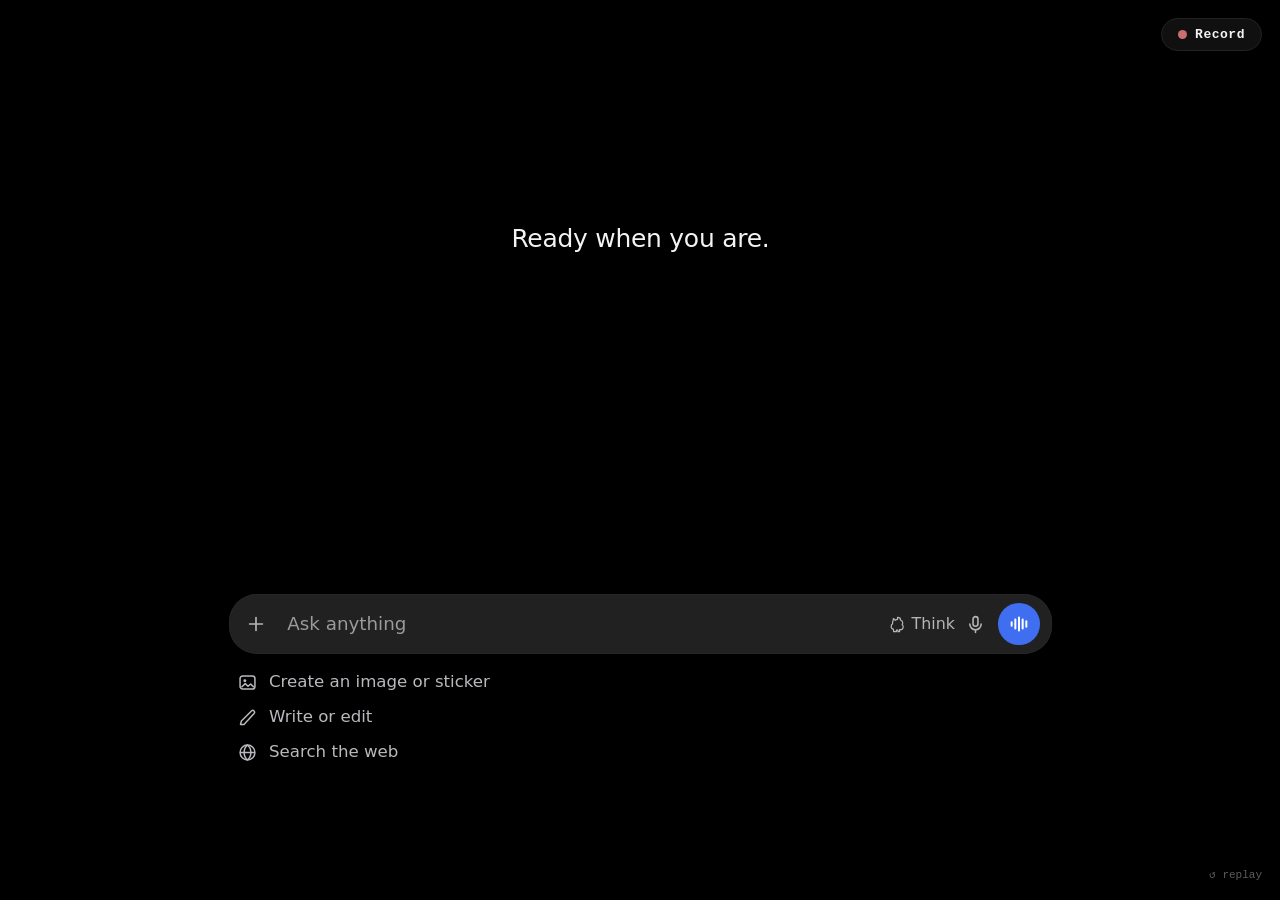
<file: index.html>
<!doctype html>
<html lang="en">
<head>
<meta charset="utf-8"/>
<meta name="viewport" content="width=device-width, initial-scale=1"/>
<title>superbot · yes man</title>
<link rel="stylesheet" href="style.css"/>
</head>
<body>
  <main class="stage" aria-label="the pitch: a chatgpt-like home screen — the user pastes carbkiller.com as plain text, types 'Does my website look good?' and hits enter; the llm gushes its opener and then a glazing tirade that keeps accelerating without end; the cards cut in: LLMs are made to agree with you — AND YOU LIKE THAT? — straight to the superbot.gg end card">

    <div class="chatui" id="chatui">
      <!-- the idle heading (fades once the conversation starts) -->
      <div class="gpt-head" id="gptHead">Ready when you are.</div>

      <!-- the message tail above the bar: the user bubble + the streaming
           response. The punch-ins target this block. -->
      <div class="msg-area" id="msgArea">
        <div class="msg msg-user" id="msgUser"></div>
        <div class="typing-indicator" id="typingDots" aria-hidden="true"><i></i><i></i><i></i></div>
        <div class="msg msg-ai" id="msgAi"></div>
      </div>

      <!-- the zoomed chat bar itself: + / Ask anything / Think / mic / the
           blue voice-send button (the referent's own anatomy). The link is
           plain text — verified 1:1 against chatgpt.com (2026-09-03): a
           pasted URL never becomes a chip, it just types into the bar. -->
      <div class="input-pill" id="pill">
        <svg class="plus-ic" id="plusIc" viewBox="0 0 24 24" aria-hidden="true">
          <path d="M12 5v14M5 12h14" stroke="currentColor" stroke-width="1.8" stroke-linecap="round"/>
        </svg>
        <span class="cmd-glow" id="inputChip"></span><span class="input-text" id="inputText"></span>
        <span class="placeholder" id="placeholder">Ask anything</span>
        <span class="caret" id="caret"></span>
        <span class="think-chip" aria-hidden="true">
          <svg viewBox="0 0 24 24" width="22" height="22" aria-hidden="true">
            <path d="M12 3c2.8 0 4 1.9 4 3.6 1.5.3 2.6 1.6 2.6 3.2 0 .8-.3 1.6-.8 2.1.9.7 1.4 1.7 1.4 2.8 0 2-1.7 3.8-4 3.8h-.6V21h-2v-2h-2v2H7v-2.8C5.2 17.7 4 16.2 4 14.4c0-1.4.7-2.6 1.8-3.3C4.9 7.7 7.8 6.4 6.6 4.6 7.8 5 8.6 5.8 9 6.8 9.8 6 10.8 5.6 12 5.6z" fill="none" stroke="currentColor" stroke-width="1.5" stroke-linejoin="round"/>
          </svg>
          Think
        </span>
        <svg class="mic-ic" viewBox="0 0 24 24" aria-hidden="true">
          <rect x="9.2" y="3" width="5.6" height="11" rx="2.8" fill="none" stroke="currentColor" stroke-width="1.8"/>
          <path d="M5.5 11.5a6.5 6.5 0 0 0 13 0M12 18v3.2" fill="none" stroke="currentColor" stroke-width="1.8" stroke-linecap="round"/>
        </svg>
        <span class="voice-btn" id="voiceBtn" aria-hidden="true">
          <svg viewBox="0 0 24 24" width="22" height="22" aria-hidden="true">
            <path d="M4 10v4M8 7v10M12 5v14M16 7v10M20 9v6" stroke="#fff" stroke-width="2.2" stroke-linecap="round"/>
          </svg>
        </span>
      </div>

      <!-- the three suggestion rows under the bar (they leave once the
           conversation starts) -->
      <div class="suggestions" id="suggestions">
        <div class="sug">
          <svg viewBox="0 0 24 24" aria-hidden="true"><rect x="3.5" y="4.5" width="17" height="15" rx="3" fill="none" stroke="currentColor" stroke-width="1.7"/><circle cx="9" cy="10" r="1.7" fill="currentColor"/><path d="M5 17.5l4.4-4.2 3.2 3 3-2.6 3.6 3.6" fill="none" stroke="currentColor" stroke-width="1.7" stroke-linejoin="round"/></svg>
          Create an image or sticker
        </div>
        <div class="sug">
          <svg viewBox="0 0 24 24" aria-hidden="true"><path d="M4 20l1-4L16.5 4.5a2.1 2.1 0 013 3L8 20l-4 0z" fill="none" stroke="currentColor" stroke-width="1.7" stroke-linejoin="round"/></svg>
          Write or edit
        </div>
        <div class="sug">
          <svg viewBox="0 0 24 24" aria-hidden="true"><circle cx="12" cy="12" r="8.5" fill="none" stroke="currentColor" stroke-width="1.7"/><path d="M3.5 12h17M12 3.5c2.6 2.3 3.9 5.2 3.9 8.5s-1.3 6.2-3.9 8.5c-2.6-2.3-3.9-5.2-3.9-8.5s1.3-6.2 3.9-8.5z" fill="none" stroke="currentColor" stroke-width="1.7"/></svg>
          Search the web
        </div>
      </div>
    </div>

    <!-- the punch cards, one at a time: LLMs are made to agree with you /
         AND YOU LIKE THAT? -->
    <div class="simple" id="simple" aria-hidden="true"></div>

    <!-- the end card: the superbot mascot beside the superbot.gg wordmark -->
    <div class="endcard" id="endcard" aria-hidden="true" style="display:none">
      <pre class="endcard-bot" id="endBot"></pre>
      <div class="endcard-word" id="endWord">superbot<em>.gg</em></div>
    </div>

    <div class="veil" id="veil" aria-hidden="true"></div>
  </main>
  <div class="hint" id="hint">↺ replay</div>

  <!-- the recorder: outside .stage so it never appears in the take -->
  <button class="rec-btn" id="recordBtn" type="button" aria-label="record the animation">
    <span class="rec-dot"></span><span id="recordLabel">Record</span>
  </button>
  <div class="rec-hud" id="recHud" aria-hidden="true"><span class="rec-dot"></span><span id="recTime">0:00</span></div>

  <script src="recorder.js"></script>
  <script type="module" src="timeline.js"></script>
</body>
</html>
</file>
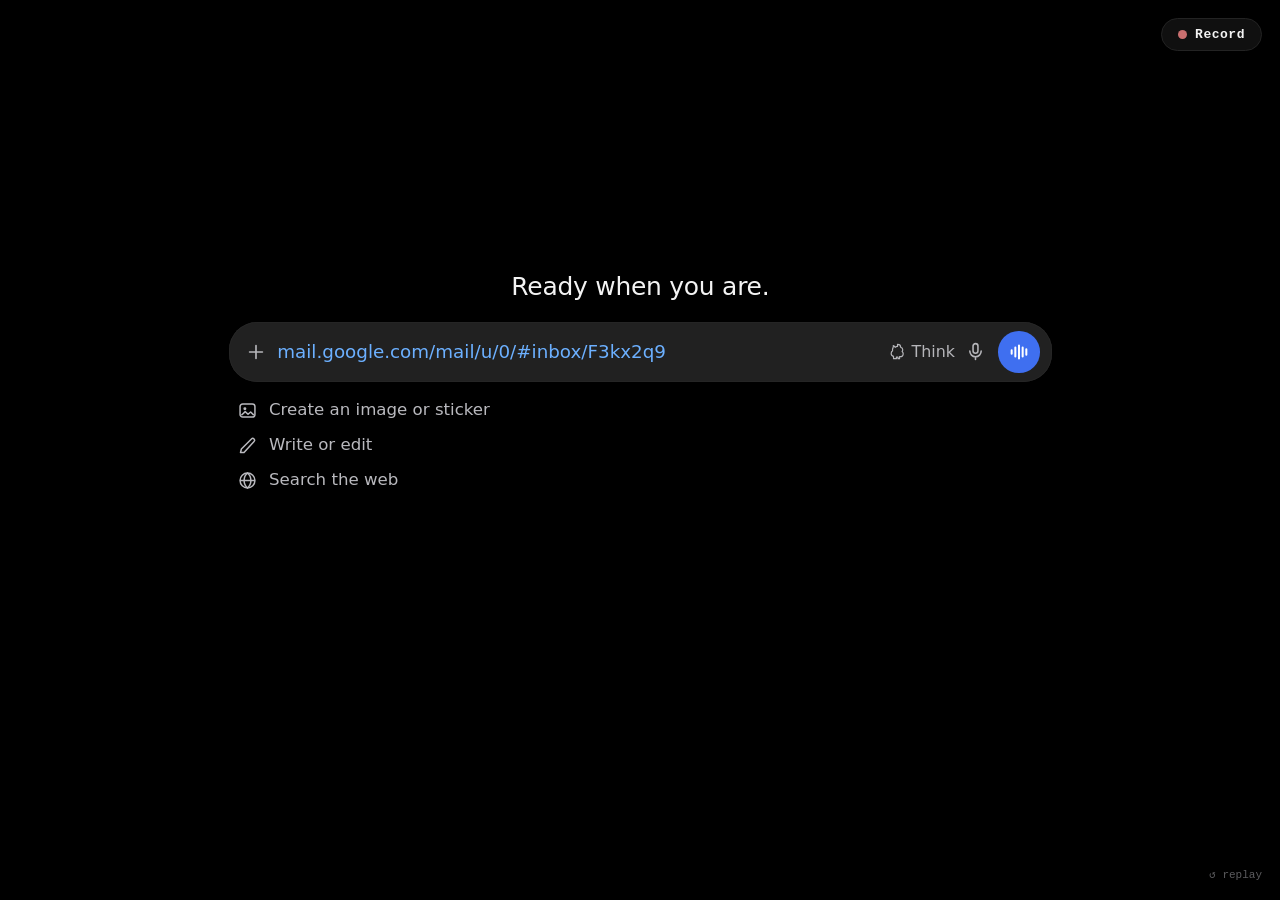
<file: email.html>
<!doctype html>
<html lang="en">
<head>
<meta charset="utf-8"/>
<meta name="viewport" content="width=device-width, initial-scale=1"/>
<title>superbot · yes man · email</title>
<link rel="stylesheet" href="style.css"/>
</head>
<body>
  <main class="stage" aria-label="the pitch: a chatgpt-like home screen — the user pastes carbkiller.com as plain text, types 'Does my website look good?' and hits enter; the llm gushes its opener and then a glazing tirade that keeps accelerating without end; the cards cut in: LLMs are made to agree with you — AND YOU LIKE THAT? — straight to the superbot.gg end card">

    <div class="chatui" id="chatui">
      <!-- the idle heading (fades once the conversation starts) -->
      <div class="gpt-head" id="gptHead">Ready when you are.</div>

      <!-- the message tail above the bar: the user bubble + the streaming
           response. The punch-ins target this block. -->
      <div class="msg-area" id="msgArea">
        <div class="msg msg-user" id="msgUser"></div>
        <div class="typing-indicator" id="typingDots" aria-hidden="true"><i></i><i></i><i></i></div>
        <div class="msg msg-ai" id="msgAi"></div>
      </div>

      <!-- the zoomed chat bar itself: + / Ask anything / Think / mic / the
           blue voice-send button (the referent's own anatomy). The link is
           plain text — verified 1:1 against chatgpt.com (2026-09-03): a
           pasted URL never becomes a chip, it just types into the bar. -->
      <div class="input-pill" id="pill">
        <svg class="plus-ic" id="plusIc" viewBox="0 0 24 24" aria-hidden="true">
          <path d="M12 5v14M5 12h14" stroke="currentColor" stroke-width="1.8" stroke-linecap="round"/>
        </svg>
        <span class="cmd-glow" id="inputChip"></span><span class="input-text" id="inputText"></span>
        <span class="placeholder" id="placeholder">Ask anything</span>
        <span class="caret" id="caret"></span>
        <span class="think-chip" aria-hidden="true">
          <svg viewBox="0 0 24 24" width="22" height="22" aria-hidden="true">
            <path d="M12 3c2.8 0 4 1.9 4 3.6 1.5.3 2.6 1.6 2.6 3.2 0 .8-.3 1.6-.8 2.1.9.7 1.4 1.7 1.4 2.8 0 2-1.7 3.8-4 3.8h-.6V21h-2v-2h-2v2H7v-2.8C5.2 17.7 4 16.2 4 14.4c0-1.4.7-2.6 1.8-3.3C4.9 7.7 7.8 6.4 6.6 4.6 7.8 5 8.6 5.8 9 6.8 9.8 6 10.8 5.6 12 5.6z" fill="none" stroke="currentColor" stroke-width="1.5" stroke-linejoin="round"/>
          </svg>
          Think
        </span>
        <svg class="mic-ic" viewBox="0 0 24 24" aria-hidden="true">
          <rect x="9.2" y="3" width="5.6" height="11" rx="2.8" fill="none" stroke="currentColor" stroke-width="1.8"/>
          <path d="M5.5 11.5a6.5 6.5 0 0 0 13 0M12 18v3.2" fill="none" stroke="currentColor" stroke-width="1.8" stroke-linecap="round"/>
        </svg>
        <span class="voice-btn" id="voiceBtn" aria-hidden="true">
          <svg viewBox="0 0 24 24" width="22" height="22" aria-hidden="true">
            <path d="M4 10v4M8 7v10M12 5v14M16 7v10M20 9v6" stroke="#fff" stroke-width="2.2" stroke-linecap="round"/>
          </svg>
        </span>
      </div>

      <!-- the three suggestion rows under the bar (they leave once the
           conversation starts) -->
      <div class="suggestions" id="suggestions">
        <div class="sug">
          <svg viewBox="0 0 24 24" aria-hidden="true"><rect x="3.5" y="4.5" width="17" height="15" rx="3" fill="none" stroke="currentColor" stroke-width="1.7"/><circle cx="9" cy="10" r="1.7" fill="currentColor"/><path d="M5 17.5l4.4-4.2 3.2 3 3-2.6 3.6 3.6" fill="none" stroke="currentColor" stroke-width="1.7" stroke-linejoin="round"/></svg>
          Create an image or sticker
        </div>
        <div class="sug">
          <svg viewBox="0 0 24 24" aria-hidden="true"><path d="M4 20l1-4L16.5 4.5a2.1 2.1 0 013 3L8 20l-4 0z" fill="none" stroke="currentColor" stroke-width="1.7" stroke-linejoin="round"/></svg>
          Write or edit
        </div>
        <div class="sug">
          <svg viewBox="0 0 24 24" aria-hidden="true"><circle cx="12" cy="12" r="8.5" fill="none" stroke="currentColor" stroke-width="1.7"/><path d="M3.5 12h17M12 3.5c2.6 2.3 3.9 5.2 3.9 8.5s-1.3 6.2-3.9 8.5c-2.6-2.3-3.9-5.2-3.9-8.5s1.3-6.2 3.9-8.5z" fill="none" stroke="currentColor" stroke-width="1.7"/></svg>
          Search the web
        </div>
      </div>
    </div>

    <!-- the punch cards, one at a time: LLMs are made to agree with you /
         AND YOU LIKE THAT? -->
    <div class="simple" id="simple" aria-hidden="true"></div>

    <!-- the end card: the superbot mascot beside the superbot.gg wordmark -->
    <div class="endcard" id="endcard" aria-hidden="true" style="display:none">
      <pre class="endcard-bot" id="endBot"></pre>
      <div class="endcard-word" id="endWord">superbot<em>.gg</em></div>
      <div class="endcard-tag" id="endTag" aria-hidden="true"></div>
    </div>

    <div class="veil" id="veil" aria-hidden="true"></div>
  </main>
  <div class="hint" id="hint">↺ replay</div>

  <!-- the recorder: outside .stage so it never appears in the take -->
  <button class="rec-btn" id="recordBtn" type="button" aria-label="record the animation">
    <span class="rec-dot"></span><span id="recordLabel">Record</span>
  </button>
  <div class="rec-hud" id="recHud" aria-hidden="true"><span class="rec-dot"></span><span id="recTime">0:00</span></div>

  <script src="recorder.js"></script>
  <script>window.VARIANT = 'email';</script>
  <script type="module" src="timeline.js"></script>
</body>
</html>
</file>
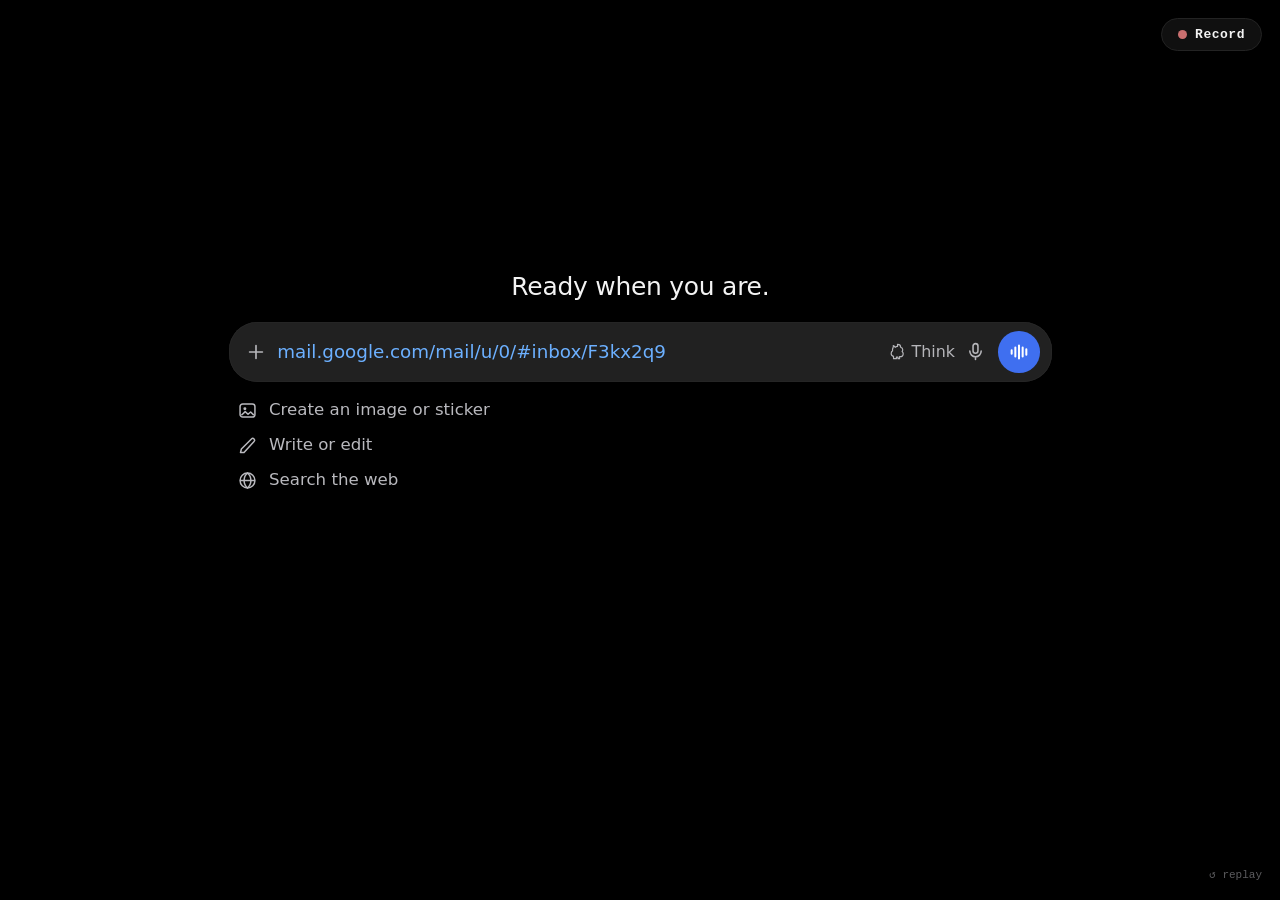
<file: emailpros.html>
<!doctype html>
<html lang="en">
<head>
<meta charset="utf-8"/>
<meta name="viewport" content="width=device-width, initial-scale=1"/>
<title>superbot · yes man · emailpros</title>
<link rel="stylesheet" href="style.css"/>
</head>
<body>
  <main class="stage" aria-label="the pitch: a chatgpt-like home screen — the user pastes carbkiller.com as plain text, types 'Does my website look good?' and hits enter; the llm gushes its opener and then a glazing tirade that keeps accelerating without end; the cards cut in: LLMs are made to agree with you — AND YOU LIKE THAT? — straight to the superbot.gg end card">

    <div class="chatui" id="chatui">
      <!-- the idle heading (fades once the conversation starts) -->
      <div class="gpt-head" id="gptHead">Ready when you are.</div>

      <!-- the message tail above the bar: the user bubble + the streaming
           response. The punch-ins target this block. -->
      <div class="msg-area" id="msgArea">
        <div class="msg msg-user" id="msgUser"></div>
        <div class="typing-indicator" id="typingDots" aria-hidden="true"><i></i><i></i><i></i></div>
        <div class="msg msg-ai" id="msgAi"></div>
      </div>

      <!-- the zoomed chat bar itself: + / Ask anything / Think / mic / the
           blue voice-send button (the referent's own anatomy). The link is
           plain text — verified 1:1 against chatgpt.com (2026-09-03): a
           pasted URL never becomes a chip, it just types into the bar. -->
      <div class="input-pill" id="pill">
        <svg class="plus-ic" id="plusIc" viewBox="0 0 24 24" aria-hidden="true">
          <path d="M12 5v14M5 12h14" stroke="currentColor" stroke-width="1.8" stroke-linecap="round"/>
        </svg>
        <span class="cmd-glow" id="inputChip"></span><span class="input-text" id="inputText"></span>
        <span class="placeholder" id="placeholder">Ask anything</span>
        <span class="caret" id="caret"></span>
        <span class="think-chip" aria-hidden="true">
          <svg viewBox="0 0 24 24" width="22" height="22" aria-hidden="true">
            <path d="M12 3c2.8 0 4 1.9 4 3.6 1.5.3 2.6 1.6 2.6 3.2 0 .8-.3 1.6-.8 2.1.9.7 1.4 1.7 1.4 2.8 0 2-1.7 3.8-4 3.8h-.6V21h-2v-2h-2v2H7v-2.8C5.2 17.7 4 16.2 4 14.4c0-1.4.7-2.6 1.8-3.3C4.9 7.7 7.8 6.4 6.6 4.6 7.8 5 8.6 5.8 9 6.8 9.8 6 10.8 5.6 12 5.6z" fill="none" stroke="currentColor" stroke-width="1.5" stroke-linejoin="round"/>
          </svg>
          Think
        </span>
        <svg class="mic-ic" viewBox="0 0 24 24" aria-hidden="true">
          <rect x="9.2" y="3" width="5.6" height="11" rx="2.8" fill="none" stroke="currentColor" stroke-width="1.8"/>
          <path d="M5.5 11.5a6.5 6.5 0 0 0 13 0M12 18v3.2" fill="none" stroke="currentColor" stroke-width="1.8" stroke-linecap="round"/>
        </svg>
        <span class="voice-btn" id="voiceBtn" aria-hidden="true">
          <svg viewBox="0 0 24 24" width="22" height="22" aria-hidden="true">
            <path d="M4 10v4M8 7v10M12 5v14M16 7v10M20 9v6" stroke="#fff" stroke-width="2.2" stroke-linecap="round"/>
          </svg>
        </span>
      </div>

      <!-- the three suggestion rows under the bar (they leave once the
           conversation starts) -->
      <div class="suggestions" id="suggestions">
        <div class="sug">
          <svg viewBox="0 0 24 24" aria-hidden="true"><rect x="3.5" y="4.5" width="17" height="15" rx="3" fill="none" stroke="currentColor" stroke-width="1.7"/><circle cx="9" cy="10" r="1.7" fill="currentColor"/><path d="M5 17.5l4.4-4.2 3.2 3 3-2.6 3.6 3.6" fill="none" stroke="currentColor" stroke-width="1.7" stroke-linejoin="round"/></svg>
          Create an image or sticker
        </div>
        <div class="sug">
          <svg viewBox="0 0 24 24" aria-hidden="true"><path d="M4 20l1-4L16.5 4.5a2.1 2.1 0 013 3L8 20l-4 0z" fill="none" stroke="currentColor" stroke-width="1.7" stroke-linejoin="round"/></svg>
          Write or edit
        </div>
        <div class="sug">
          <svg viewBox="0 0 24 24" aria-hidden="true"><circle cx="12" cy="12" r="8.5" fill="none" stroke="currentColor" stroke-width="1.7"/><path d="M3.5 12h17M12 3.5c2.6 2.3 3.9 5.2 3.9 8.5s-1.3 6.2-3.9 8.5c-2.6-2.3-3.9-5.2-3.9-8.5s1.3-6.2 3.9-8.5z" fill="none" stroke="currentColor" stroke-width="1.7"/></svg>
          Search the web
        </div>
      </div>
    </div>

    <!-- the punch cards, one at a time: LLMs are made to agree with you /
         AND YOU LIKE THAT? -->
    <div class="simple" id="simple" aria-hidden="true"></div>

    <!-- the end card: the superbot mascot beside the superbot.gg wordmark -->
    <div class="endcard" id="endcard" aria-hidden="true" style="display:none">
      <pre class="endcard-bot" id="endBot"></pre>
      <div class="endcard-word" id="endWord">superbot<em>.gg</em></div>
      <div class="endcard-tag" id="endTag" aria-hidden="true"></div>
    </div>

    <div class="veil" id="veil" aria-hidden="true"></div>
  </main>
  <div class="hint" id="hint">↺ replay</div>

  <!-- the recorder: outside .stage so it never appears in the take -->
  <button class="rec-btn" id="recordBtn" type="button" aria-label="record the animation">
    <span class="rec-dot"></span><span id="recordLabel">Record</span>
  </button>
  <div class="rec-hud" id="recHud" aria-hidden="true"><span class="rec-dot"></span><span id="recTime">0:00</span></div>

  <script src="recorder.js"></script>
  <script>window.VARIANT = 'emailpros';</script>
  <script type="module" src="timeline.js"></script>
</body>
</html>
</file>
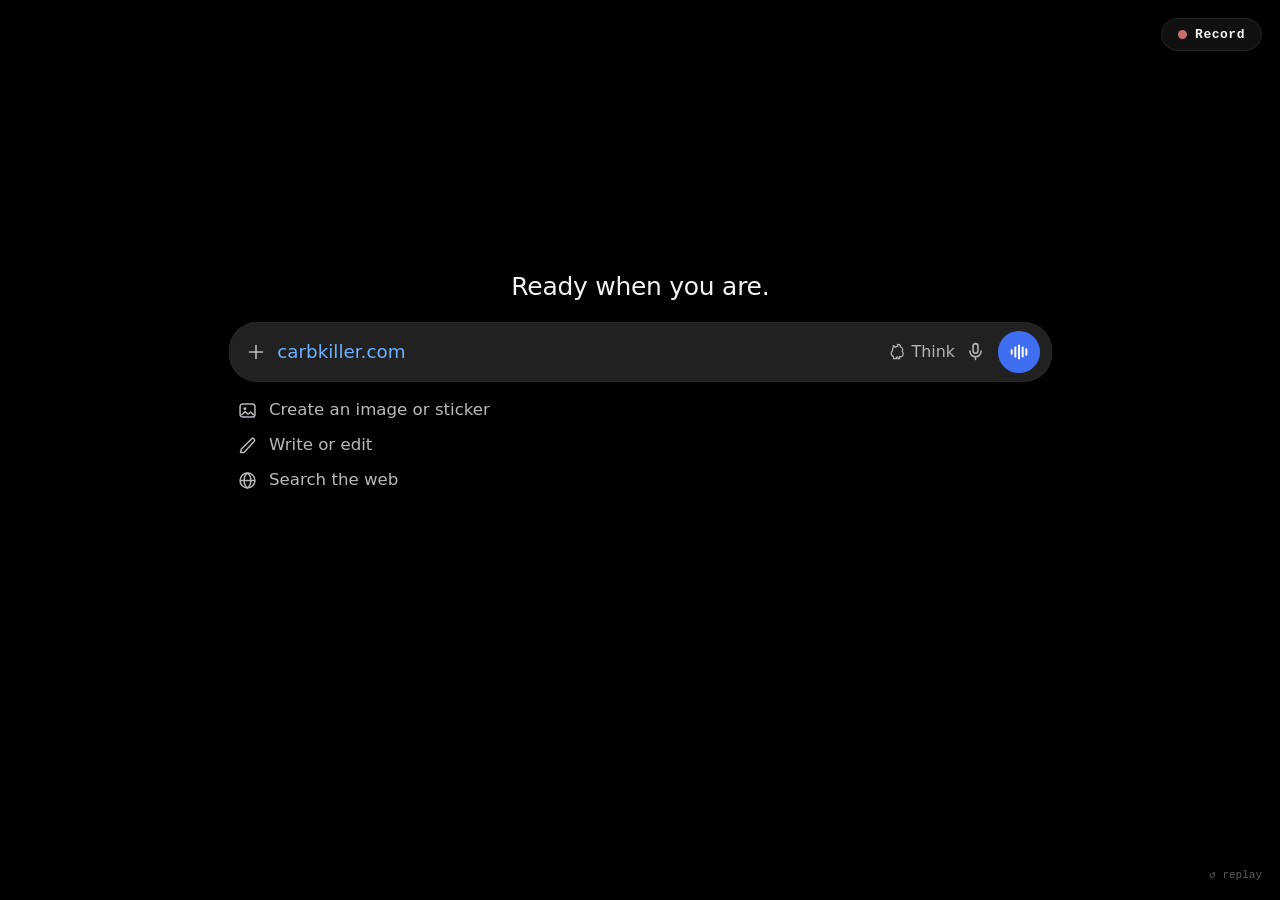
<file: feedback.html>
<!doctype html>
<html lang="en">
<head>
<meta charset="utf-8"/>
<meta name="viewport" content="width=device-width, initial-scale=1"/>
<title>superbot · yes man · feedback</title>
<link rel="stylesheet" href="style.css"/>
</head>
<body>
  <main class="stage" aria-label="the pitch: a chatgpt-like home screen — the user pastes carbkiller.com as plain text, types 'Does my website look good?' and hits enter; the llm gushes its opener and then a glazing tirade that keeps accelerating without end; the cards cut in: LLMs are made to agree with you — AND YOU LIKE THAT? — straight to the superbot.gg end card">

    <div class="chatui" id="chatui">
      <!-- the idle heading (fades once the conversation starts) -->
      <div class="gpt-head" id="gptHead">Ready when you are.</div>

      <!-- the message tail above the bar: the user bubble + the streaming
           response. The punch-ins target this block. -->
      <div class="msg-area" id="msgArea">
        <div class="msg msg-user" id="msgUser"></div>
        <div class="typing-indicator" id="typingDots" aria-hidden="true"><i></i><i></i><i></i></div>
        <div class="msg msg-ai" id="msgAi"></div>
      </div>

      <!-- the zoomed chat bar itself: + / Ask anything / Think / mic / the
           blue voice-send button (the referent's own anatomy). The link is
           plain text — verified 1:1 against chatgpt.com (2026-09-03): a
           pasted URL never becomes a chip, it just types into the bar. -->
      <div class="input-pill" id="pill">
        <svg class="plus-ic" id="plusIc" viewBox="0 0 24 24" aria-hidden="true">
          <path d="M12 5v14M5 12h14" stroke="currentColor" stroke-width="1.8" stroke-linecap="round"/>
        </svg>
        <span class="cmd-glow" id="inputChip"></span><span class="input-text" id="inputText"></span>
        <span class="placeholder" id="placeholder">Ask anything</span>
        <span class="caret" id="caret"></span>
        <span class="think-chip" aria-hidden="true">
          <svg viewBox="0 0 24 24" width="22" height="22" aria-hidden="true">
            <path d="M12 3c2.8 0 4 1.9 4 3.6 1.5.3 2.6 1.6 2.6 3.2 0 .8-.3 1.6-.8 2.1.9.7 1.4 1.7 1.4 2.8 0 2-1.7 3.8-4 3.8h-.6V21h-2v-2h-2v2H7v-2.8C5.2 17.7 4 16.2 4 14.4c0-1.4.7-2.6 1.8-3.3C4.9 7.7 7.8 6.4 6.6 4.6 7.8 5 8.6 5.8 9 6.8 9.8 6 10.8 5.6 12 5.6z" fill="none" stroke="currentColor" stroke-width="1.5" stroke-linejoin="round"/>
          </svg>
          Think
        </span>
        <svg class="mic-ic" viewBox="0 0 24 24" aria-hidden="true">
          <rect x="9.2" y="3" width="5.6" height="11" rx="2.8" fill="none" stroke="currentColor" stroke-width="1.8"/>
          <path d="M5.5 11.5a6.5 6.5 0 0 0 13 0M12 18v3.2" fill="none" stroke="currentColor" stroke-width="1.8" stroke-linecap="round"/>
        </svg>
        <span class="voice-btn" id="voiceBtn" aria-hidden="true">
          <svg viewBox="0 0 24 24" width="22" height="22" aria-hidden="true">
            <path d="M4 10v4M8 7v10M12 5v14M16 7v10M20 9v6" stroke="#fff" stroke-width="2.2" stroke-linecap="round"/>
          </svg>
        </span>
      </div>

      <!-- the three suggestion rows under the bar (they leave once the
           conversation starts) -->
      <div class="suggestions" id="suggestions">
        <div class="sug">
          <svg viewBox="0 0 24 24" aria-hidden="true"><rect x="3.5" y="4.5" width="17" height="15" rx="3" fill="none" stroke="currentColor" stroke-width="1.7"/><circle cx="9" cy="10" r="1.7" fill="currentColor"/><path d="M5 17.5l4.4-4.2 3.2 3 3-2.6 3.6 3.6" fill="none" stroke="currentColor" stroke-width="1.7" stroke-linejoin="round"/></svg>
          Create an image or sticker
        </div>
        <div class="sug">
          <svg viewBox="0 0 24 24" aria-hidden="true"><path d="M4 20l1-4L16.5 4.5a2.1 2.1 0 013 3L8 20l-4 0z" fill="none" stroke="currentColor" stroke-width="1.7" stroke-linejoin="round"/></svg>
          Write or edit
        </div>
        <div class="sug">
          <svg viewBox="0 0 24 24" aria-hidden="true"><circle cx="12" cy="12" r="8.5" fill="none" stroke="currentColor" stroke-width="1.7"/><path d="M3.5 12h17M12 3.5c2.6 2.3 3.9 5.2 3.9 8.5s-1.3 6.2-3.9 8.5c-2.6-2.3-3.9-5.2-3.9-8.5s1.3-6.2 3.9-8.5z" fill="none" stroke="currentColor" stroke-width="1.7"/></svg>
          Search the web
        </div>
      </div>
    </div>

    <!-- the punch cards, one at a time: LLMs are made to agree with you /
         AND YOU LIKE THAT? -->
    <div class="simple" id="simple" aria-hidden="true"></div>

    <!-- the end card: the superbot mascot beside the superbot.gg wordmark -->
    <div class="endcard" id="endcard" aria-hidden="true" style="display:none">
      <pre class="endcard-bot" id="endBot"></pre>
      <div class="endcard-word" id="endWord">superbot<em>.gg</em></div>
      <div class="endcard-tag" id="endTag" aria-hidden="true"></div>
    </div>

    <div class="veil" id="veil" aria-hidden="true"></div>
  </main>
  <div class="hint" id="hint">↺ replay</div>

  <!-- the recorder: outside .stage so it never appears in the take -->
  <button class="rec-btn" id="recordBtn" type="button" aria-label="record the animation">
    <span class="rec-dot"></span><span id="recordLabel">Record</span>
  </button>
  <div class="rec-hud" id="recHud" aria-hidden="true"><span class="rec-dot"></span><span id="recTime">0:00</span></div>

  <script src="recorder.js"></script>
  <script>window.VARIANT = 'feedback';</script>
  <script type="module" src="timeline.js"></script>
</body>
</html>
</file>
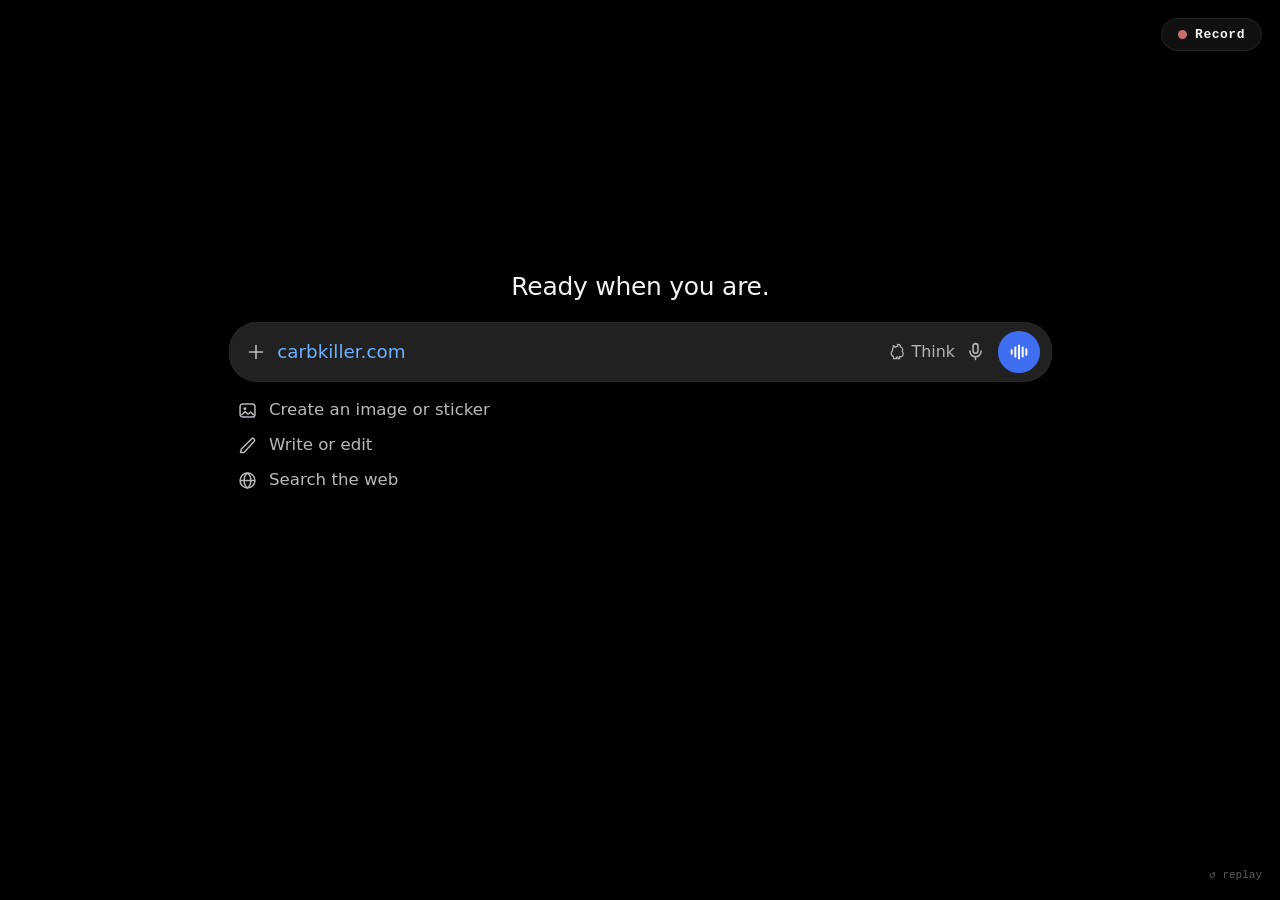
<file: feedbacktag.html>
<!doctype html>
<html lang="en">
<head>
<meta charset="utf-8"/>
<meta name="viewport" content="width=device-width, initial-scale=1"/>
<title>superbot · yes man · feedbacktag</title>
<link rel="stylesheet" href="style.css"/>
</head>
<body>
  <main class="stage" aria-label="the pitch: a chatgpt-like home screen — the user pastes carbkiller.com as plain text, types 'Does my website look good?' and hits enter; the llm gushes its opener and then a glazing tirade that keeps accelerating without end; the cards cut in: LLMs are made to agree with you — AND YOU LIKE THAT? — straight to the superbot.gg end card">

    <div class="chatui" id="chatui">
      <!-- the idle heading (fades once the conversation starts) -->
      <div class="gpt-head" id="gptHead">Ready when you are.</div>

      <!-- the message tail above the bar: the user bubble + the streaming
           response. The punch-ins target this block. -->
      <div class="msg-area" id="msgArea">
        <div class="msg msg-user" id="msgUser"></div>
        <div class="typing-indicator" id="typingDots" aria-hidden="true"><i></i><i></i><i></i></div>
        <div class="msg msg-ai" id="msgAi"></div>
      </div>

      <!-- the zoomed chat bar itself: + / Ask anything / Think / mic / the
           blue voice-send button (the referent's own anatomy). The link is
           plain text — verified 1:1 against chatgpt.com (2026-09-03): a
           pasted URL never becomes a chip, it just types into the bar. -->
      <div class="input-pill" id="pill">
        <svg class="plus-ic" id="plusIc" viewBox="0 0 24 24" aria-hidden="true">
          <path d="M12 5v14M5 12h14" stroke="currentColor" stroke-width="1.8" stroke-linecap="round"/>
        </svg>
        <span class="cmd-glow" id="inputChip"></span><span class="input-text" id="inputText"></span>
        <span class="placeholder" id="placeholder">Ask anything</span>
        <span class="caret" id="caret"></span>
        <span class="think-chip" aria-hidden="true">
          <svg viewBox="0 0 24 24" width="22" height="22" aria-hidden="true">
            <path d="M12 3c2.8 0 4 1.9 4 3.6 1.5.3 2.6 1.6 2.6 3.2 0 .8-.3 1.6-.8 2.1.9.7 1.4 1.7 1.4 2.8 0 2-1.7 3.8-4 3.8h-.6V21h-2v-2h-2v2H7v-2.8C5.2 17.7 4 16.2 4 14.4c0-1.4.7-2.6 1.8-3.3C4.9 7.7 7.8 6.4 6.6 4.6 7.8 5 8.6 5.8 9 6.8 9.8 6 10.8 5.6 12 5.6z" fill="none" stroke="currentColor" stroke-width="1.5" stroke-linejoin="round"/>
          </svg>
          Think
        </span>
        <svg class="mic-ic" viewBox="0 0 24 24" aria-hidden="true">
          <rect x="9.2" y="3" width="5.6" height="11" rx="2.8" fill="none" stroke="currentColor" stroke-width="1.8"/>
          <path d="M5.5 11.5a6.5 6.5 0 0 0 13 0M12 18v3.2" fill="none" stroke="currentColor" stroke-width="1.8" stroke-linecap="round"/>
        </svg>
        <span class="voice-btn" id="voiceBtn" aria-hidden="true">
          <svg viewBox="0 0 24 24" width="22" height="22" aria-hidden="true">
            <path d="M4 10v4M8 7v10M12 5v14M16 7v10M20 9v6" stroke="#fff" stroke-width="2.2" stroke-linecap="round"/>
          </svg>
        </span>
      </div>

      <!-- the three suggestion rows under the bar (they leave once the
           conversation starts) -->
      <div class="suggestions" id="suggestions">
        <div class="sug">
          <svg viewBox="0 0 24 24" aria-hidden="true"><rect x="3.5" y="4.5" width="17" height="15" rx="3" fill="none" stroke="currentColor" stroke-width="1.7"/><circle cx="9" cy="10" r="1.7" fill="currentColor"/><path d="M5 17.5l4.4-4.2 3.2 3 3-2.6 3.6 3.6" fill="none" stroke="currentColor" stroke-width="1.7" stroke-linejoin="round"/></svg>
          Create an image or sticker
        </div>
        <div class="sug">
          <svg viewBox="0 0 24 24" aria-hidden="true"><path d="M4 20l1-4L16.5 4.5a2.1 2.1 0 013 3L8 20l-4 0z" fill="none" stroke="currentColor" stroke-width="1.7" stroke-linejoin="round"/></svg>
          Write or edit
        </div>
        <div class="sug">
          <svg viewBox="0 0 24 24" aria-hidden="true"><circle cx="12" cy="12" r="8.5" fill="none" stroke="currentColor" stroke-width="1.7"/><path d="M3.5 12h17M12 3.5c2.6 2.3 3.9 5.2 3.9 8.5s-1.3 6.2-3.9 8.5c-2.6-2.3-3.9-5.2-3.9-8.5s1.3-6.2 3.9-8.5z" fill="none" stroke="currentColor" stroke-width="1.7"/></svg>
          Search the web
        </div>
      </div>
    </div>

    <!-- the punch cards, one at a time: LLMs are made to agree with you /
         AND YOU LIKE THAT? -->
    <div class="simple" id="simple" aria-hidden="true"></div>

    <!-- the end card: the superbot mascot beside the superbot.gg wordmark -->
    <div class="endcard" id="endcard" aria-hidden="true" style="display:none">
      <pre class="endcard-bot" id="endBot"></pre>
      <div class="endcard-word" id="endWord">superbot<em>.gg</em></div>
      <div class="endcard-tag" id="endTag" aria-hidden="true"></div>
    </div>

    <div class="veil" id="veil" aria-hidden="true"></div>
  </main>
  <div class="hint" id="hint">↺ replay</div>

  <!-- the recorder: outside .stage so it never appears in the take -->
  <button class="rec-btn" id="recordBtn" type="button" aria-label="record the animation">
    <span class="rec-dot"></span><span id="recordLabel">Record</span>
  </button>
  <div class="rec-hud" id="recHud" aria-hidden="true"><span class="rec-dot"></span><span id="recTime">0:00</span></div>

  <script src="recorder.js"></script>
  <script>window.VARIANT = 'feedbacktag';</script>
  <script type="module" src="timeline.js"></script>
</body>
</html>
</file>
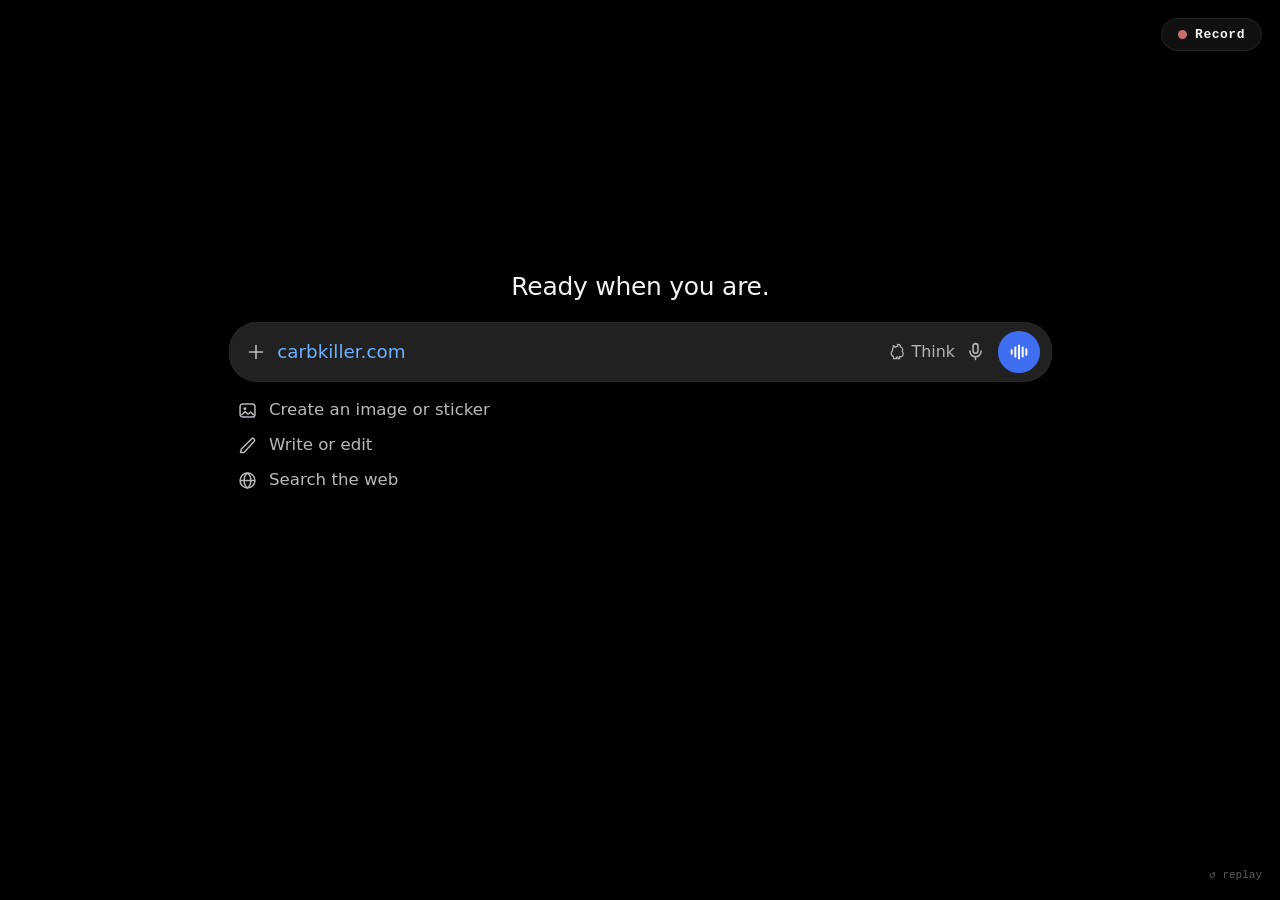
<file: getreal.html>
<!doctype html>
<html lang="en">
<head>
<meta charset="utf-8"/>
<meta name="viewport" content="width=device-width, initial-scale=1"/>
<title>superbot · yes man · getreal</title>
<link rel="stylesheet" href="style.css"/>
</head>
<body>
  <main class="stage" aria-label="the pitch: a chatgpt-like home screen — the user pastes carbkiller.com as plain text, types 'Does my website look good?' and hits enter; the llm gushes its opener and then a glazing tirade that keeps accelerating without end; the cards cut in: LLMs are made to agree with you — AND YOU LIKE THAT? — straight to the superbot.gg end card">

    <div class="chatui" id="chatui">
      <!-- the idle heading (fades once the conversation starts) -->
      <div class="gpt-head" id="gptHead">Ready when you are.</div>

      <!-- the message tail above the bar: the user bubble + the streaming
           response. The punch-ins target this block. -->
      <div class="msg-area" id="msgArea">
        <div class="msg msg-user" id="msgUser"></div>
        <div class="typing-indicator" id="typingDots" aria-hidden="true"><i></i><i></i><i></i></div>
        <div class="msg msg-ai" id="msgAi"></div>
      </div>

      <!-- the zoomed chat bar itself: + / Ask anything / Think / mic / the
           blue voice-send button (the referent's own anatomy). The link is
           plain text — verified 1:1 against chatgpt.com (2026-09-03): a
           pasted URL never becomes a chip, it just types into the bar. -->
      <div class="input-pill" id="pill">
        <svg class="plus-ic" id="plusIc" viewBox="0 0 24 24" aria-hidden="true">
          <path d="M12 5v14M5 12h14" stroke="currentColor" stroke-width="1.8" stroke-linecap="round"/>
        </svg>
        <span class="cmd-glow" id="inputChip"></span><span class="input-text" id="inputText"></span>
        <span class="placeholder" id="placeholder">Ask anything</span>
        <span class="caret" id="caret"></span>
        <span class="think-chip" aria-hidden="true">
          <svg viewBox="0 0 24 24" width="22" height="22" aria-hidden="true">
            <path d="M12 3c2.8 0 4 1.9 4 3.6 1.5.3 2.6 1.6 2.6 3.2 0 .8-.3 1.6-.8 2.1.9.7 1.4 1.7 1.4 2.8 0 2-1.7 3.8-4 3.8h-.6V21h-2v-2h-2v2H7v-2.8C5.2 17.7 4 16.2 4 14.4c0-1.4.7-2.6 1.8-3.3C4.9 7.7 7.8 6.4 6.6 4.6 7.8 5 8.6 5.8 9 6.8 9.8 6 10.8 5.6 12 5.6z" fill="none" stroke="currentColor" stroke-width="1.5" stroke-linejoin="round"/>
          </svg>
          Think
        </span>
        <svg class="mic-ic" viewBox="0 0 24 24" aria-hidden="true">
          <rect x="9.2" y="3" width="5.6" height="11" rx="2.8" fill="none" stroke="currentColor" stroke-width="1.8"/>
          <path d="M5.5 11.5a6.5 6.5 0 0 0 13 0M12 18v3.2" fill="none" stroke="currentColor" stroke-width="1.8" stroke-linecap="round"/>
        </svg>
        <span class="voice-btn" id="voiceBtn" aria-hidden="true">
          <svg viewBox="0 0 24 24" width="22" height="22" aria-hidden="true">
            <path d="M4 10v4M8 7v10M12 5v14M16 7v10M20 9v6" stroke="#fff" stroke-width="2.2" stroke-linecap="round"/>
          </svg>
        </span>
      </div>

      <!-- the three suggestion rows under the bar (they leave once the
           conversation starts) -->
      <div class="suggestions" id="suggestions">
        <div class="sug">
          <svg viewBox="0 0 24 24" aria-hidden="true"><rect x="3.5" y="4.5" width="17" height="15" rx="3" fill="none" stroke="currentColor" stroke-width="1.7"/><circle cx="9" cy="10" r="1.7" fill="currentColor"/><path d="M5 17.5l4.4-4.2 3.2 3 3-2.6 3.6 3.6" fill="none" stroke="currentColor" stroke-width="1.7" stroke-linejoin="round"/></svg>
          Create an image or sticker
        </div>
        <div class="sug">
          <svg viewBox="0 0 24 24" aria-hidden="true"><path d="M4 20l1-4L16.5 4.5a2.1 2.1 0 013 3L8 20l-4 0z" fill="none" stroke="currentColor" stroke-width="1.7" stroke-linejoin="round"/></svg>
          Write or edit
        </div>
        <div class="sug">
          <svg viewBox="0 0 24 24" aria-hidden="true"><circle cx="12" cy="12" r="8.5" fill="none" stroke="currentColor" stroke-width="1.7"/><path d="M3.5 12h17M12 3.5c2.6 2.3 3.9 5.2 3.9 8.5s-1.3 6.2-3.9 8.5c-2.6-2.3-3.9-5.2-3.9-8.5s1.3-6.2 3.9-8.5z" fill="none" stroke="currentColor" stroke-width="1.7"/></svg>
          Search the web
        </div>
      </div>
    </div>

    <!-- the punch cards, one at a time: LLMs are made to agree with you /
         AND YOU LIKE THAT? -->
    <div class="simple" id="simple" aria-hidden="true"></div>

    <!-- the end card: the superbot mascot beside the superbot.gg wordmark -->
    <div class="endcard" id="endcard" aria-hidden="true" style="display:none">
      <pre class="endcard-bot" id="endBot"></pre>
      <div class="endcard-word" id="endWord">superbot<em>.gg</em></div>
      <div class="endcard-tag" id="endTag" aria-hidden="true"></div>
    </div>

    <div class="veil" id="veil" aria-hidden="true"></div>
  </main>
  <div class="hint" id="hint">↺ replay</div>

  <!-- the recorder: outside .stage so it never appears in the take -->
  <button class="rec-btn" id="recordBtn" type="button" aria-label="record the animation">
    <span class="rec-dot"></span><span id="recordLabel">Record</span>
  </button>
  <div class="rec-hud" id="recHud" aria-hidden="true"><span class="rec-dot"></span><span id="recTime">0:00</span></div>

  <script src="recorder.js"></script>
  <script>window.VARIANT = 'getreal';</script>
  <script type="module" src="timeline.js"></script>
</body>
</html>
</file>
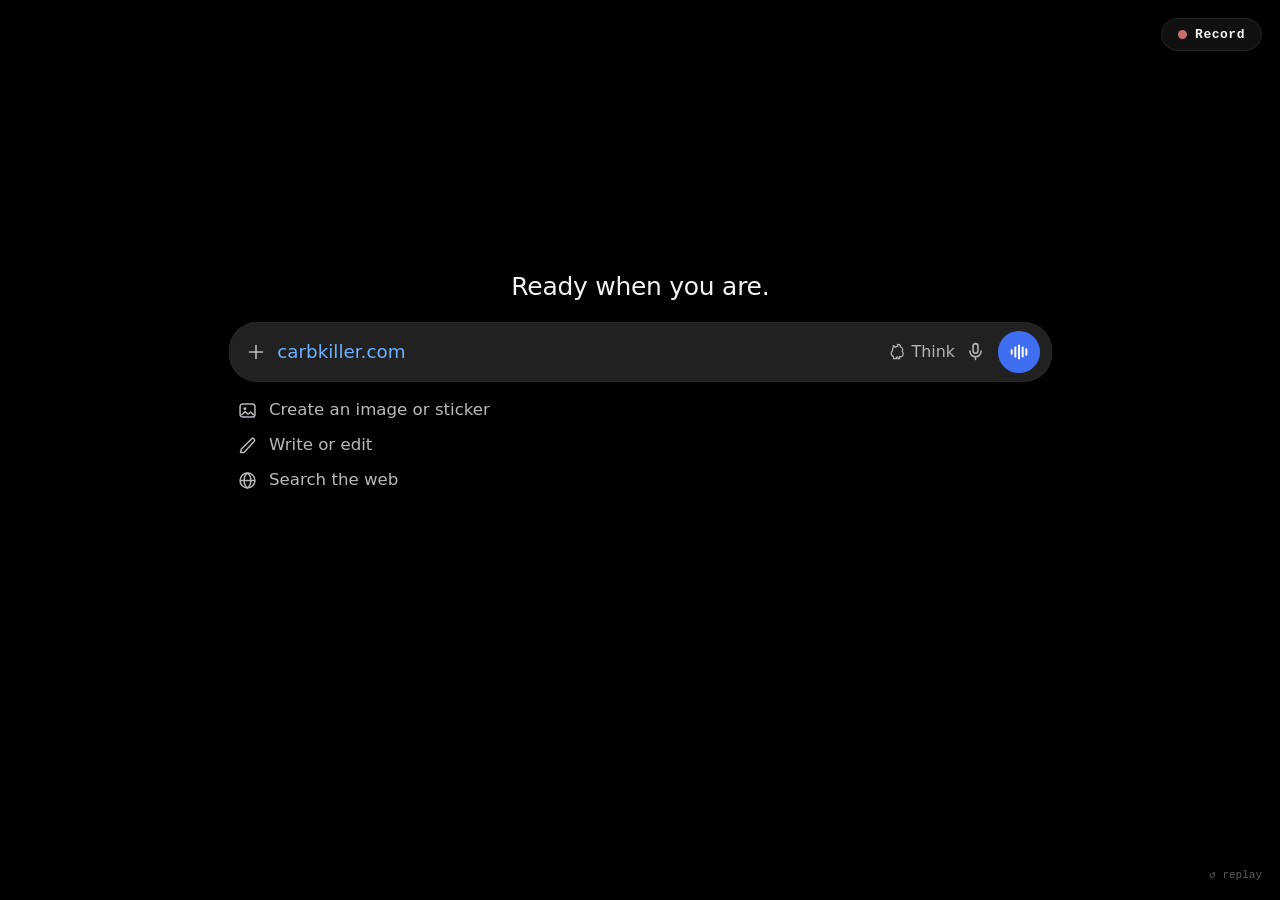
<file: pros.html>
<!doctype html>
<html lang="en">
<head>
<meta charset="utf-8"/>
<meta name="viewport" content="width=device-width, initial-scale=1"/>
<title>superbot · yes man · pros</title>
<link rel="stylesheet" href="style.css"/>
</head>
<body>
  <main class="stage" aria-label="the pitch: a chatgpt-like home screen — the user pastes carbkiller.com as plain text, types 'Does my website look good?' and hits enter; the llm gushes its opener and then a glazing tirade that keeps accelerating without end; the cards cut in: LLMs are made to agree with you — AND YOU LIKE THAT? — straight to the superbot.gg end card">

    <div class="chatui" id="chatui">
      <!-- the idle heading (fades once the conversation starts) -->
      <div class="gpt-head" id="gptHead">Ready when you are.</div>

      <!-- the message tail above the bar: the user bubble + the streaming
           response. The punch-ins target this block. -->
      <div class="msg-area" id="msgArea">
        <div class="msg msg-user" id="msgUser"></div>
        <div class="typing-indicator" id="typingDots" aria-hidden="true"><i></i><i></i><i></i></div>
        <div class="msg msg-ai" id="msgAi"></div>
      </div>

      <!-- the zoomed chat bar itself: + / Ask anything / Think / mic / the
           blue voice-send button (the referent's own anatomy). The link is
           plain text — verified 1:1 against chatgpt.com (2026-09-03): a
           pasted URL never becomes a chip, it just types into the bar. -->
      <div class="input-pill" id="pill">
        <svg class="plus-ic" id="plusIc" viewBox="0 0 24 24" aria-hidden="true">
          <path d="M12 5v14M5 12h14" stroke="currentColor" stroke-width="1.8" stroke-linecap="round"/>
        </svg>
        <span class="cmd-glow" id="inputChip"></span><span class="input-text" id="inputText"></span>
        <span class="placeholder" id="placeholder">Ask anything</span>
        <span class="caret" id="caret"></span>
        <span class="think-chip" aria-hidden="true">
          <svg viewBox="0 0 24 24" width="22" height="22" aria-hidden="true">
            <path d="M12 3c2.8 0 4 1.9 4 3.6 1.5.3 2.6 1.6 2.6 3.2 0 .8-.3 1.6-.8 2.1.9.7 1.4 1.7 1.4 2.8 0 2-1.7 3.8-4 3.8h-.6V21h-2v-2h-2v2H7v-2.8C5.2 17.7 4 16.2 4 14.4c0-1.4.7-2.6 1.8-3.3C4.9 7.7 7.8 6.4 6.6 4.6 7.8 5 8.6 5.8 9 6.8 9.8 6 10.8 5.6 12 5.6z" fill="none" stroke="currentColor" stroke-width="1.5" stroke-linejoin="round"/>
          </svg>
          Think
        </span>
        <svg class="mic-ic" viewBox="0 0 24 24" aria-hidden="true">
          <rect x="9.2" y="3" width="5.6" height="11" rx="2.8" fill="none" stroke="currentColor" stroke-width="1.8"/>
          <path d="M5.5 11.5a6.5 6.5 0 0 0 13 0M12 18v3.2" fill="none" stroke="currentColor" stroke-width="1.8" stroke-linecap="round"/>
        </svg>
        <span class="voice-btn" id="voiceBtn" aria-hidden="true">
          <svg viewBox="0 0 24 24" width="22" height="22" aria-hidden="true">
            <path d="M4 10v4M8 7v10M12 5v14M16 7v10M20 9v6" stroke="#fff" stroke-width="2.2" stroke-linecap="round"/>
          </svg>
        </span>
      </div>

      <!-- the three suggestion rows under the bar (they leave once the
           conversation starts) -->
      <div class="suggestions" id="suggestions">
        <div class="sug">
          <svg viewBox="0 0 24 24" aria-hidden="true"><rect x="3.5" y="4.5" width="17" height="15" rx="3" fill="none" stroke="currentColor" stroke-width="1.7"/><circle cx="9" cy="10" r="1.7" fill="currentColor"/><path d="M5 17.5l4.4-4.2 3.2 3 3-2.6 3.6 3.6" fill="none" stroke="currentColor" stroke-width="1.7" stroke-linejoin="round"/></svg>
          Create an image or sticker
        </div>
        <div class="sug">
          <svg viewBox="0 0 24 24" aria-hidden="true"><path d="M4 20l1-4L16.5 4.5a2.1 2.1 0 013 3L8 20l-4 0z" fill="none" stroke="currentColor" stroke-width="1.7" stroke-linejoin="round"/></svg>
          Write or edit
        </div>
        <div class="sug">
          <svg viewBox="0 0 24 24" aria-hidden="true"><circle cx="12" cy="12" r="8.5" fill="none" stroke="currentColor" stroke-width="1.7"/><path d="M3.5 12h17M12 3.5c2.6 2.3 3.9 5.2 3.9 8.5s-1.3 6.2-3.9 8.5c-2.6-2.3-3.9-5.2-3.9-8.5s1.3-6.2 3.9-8.5z" fill="none" stroke="currentColor" stroke-width="1.7"/></svg>
          Search the web
        </div>
      </div>
    </div>

    <!-- the punch cards, one at a time: LLMs are made to agree with you /
         AND YOU LIKE THAT? -->
    <div class="simple" id="simple" aria-hidden="true"></div>

    <!-- the end card: the superbot mascot beside the superbot.gg wordmark -->
    <div class="endcard" id="endcard" aria-hidden="true" style="display:none">
      <pre class="endcard-bot" id="endBot"></pre>
      <div class="endcard-word" id="endWord">superbot<em>.gg</em></div>
      <div class="endcard-tag" id="endTag" aria-hidden="true"></div>
    </div>

    <div class="veil" id="veil" aria-hidden="true"></div>
  </main>
  <div class="hint" id="hint">↺ replay</div>

  <!-- the recorder: outside .stage so it never appears in the take -->
  <button class="rec-btn" id="recordBtn" type="button" aria-label="record the animation">
    <span class="rec-dot"></span><span id="recordLabel">Record</span>
  </button>
  <div class="rec-hud" id="recHud" aria-hidden="true"><span class="rec-dot"></span><span id="recTime">0:00</span></div>

  <script src="recorder.js"></script>
  <script>window.VARIANT = 'pros';</script>
  <script type="module" src="timeline.js"></script>
</body>
</html>
</file>
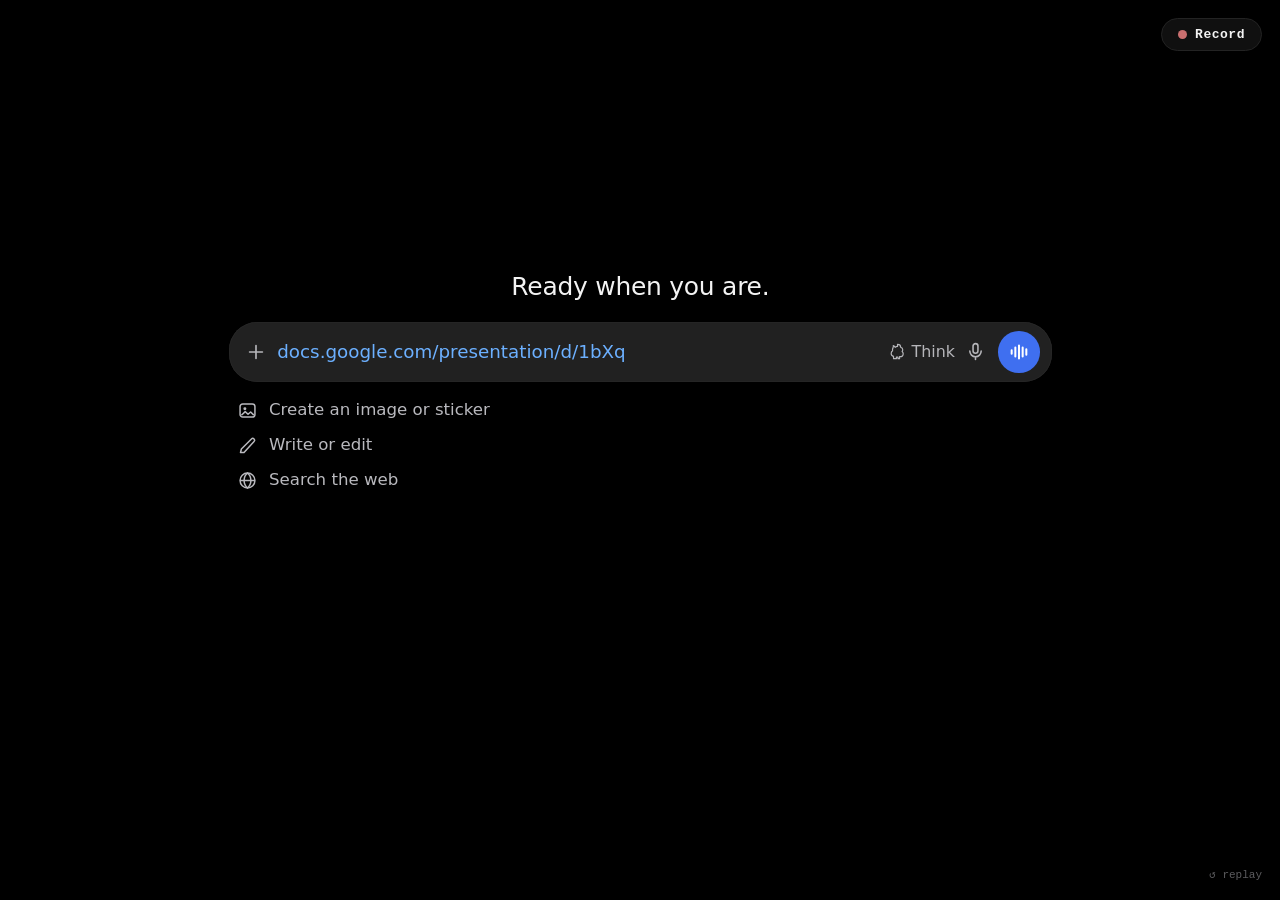
<file: slides.html>
<!doctype html>
<html lang="en">
<head>
<meta charset="utf-8"/>
<meta name="viewport" content="width=device-width, initial-scale=1"/>
<title>superbot · yes man · slides</title>
<link rel="stylesheet" href="style.css"/>
</head>
<body>
  <main class="stage" aria-label="the pitch: a chatgpt-like home screen — the user pastes carbkiller.com as plain text, types 'Does my website look good?' and hits enter; the llm gushes its opener and then a glazing tirade that keeps accelerating without end; the cards cut in: LLMs are made to agree with you — AND YOU LIKE THAT? — straight to the superbot.gg end card">

    <div class="chatui" id="chatui">
      <!-- the idle heading (fades once the conversation starts) -->
      <div class="gpt-head" id="gptHead">Ready when you are.</div>

      <!-- the message tail above the bar: the user bubble + the streaming
           response. The punch-ins target this block. -->
      <div class="msg-area" id="msgArea">
        <div class="msg msg-user" id="msgUser"></div>
        <div class="typing-indicator" id="typingDots" aria-hidden="true"><i></i><i></i><i></i></div>
        <div class="msg msg-ai" id="msgAi"></div>
      </div>

      <!-- the zoomed chat bar itself: + / Ask anything / Think / mic / the
           blue voice-send button (the referent's own anatomy). The link is
           plain text — verified 1:1 against chatgpt.com (2026-09-03): a
           pasted URL never becomes a chip, it just types into the bar. -->
      <div class="input-pill" id="pill">
        <svg class="plus-ic" id="plusIc" viewBox="0 0 24 24" aria-hidden="true">
          <path d="M12 5v14M5 12h14" stroke="currentColor" stroke-width="1.8" stroke-linecap="round"/>
        </svg>
        <span class="cmd-glow" id="inputChip"></span><span class="input-text" id="inputText"></span>
        <span class="placeholder" id="placeholder">Ask anything</span>
        <span class="caret" id="caret"></span>
        <span class="think-chip" aria-hidden="true">
          <svg viewBox="0 0 24 24" width="22" height="22" aria-hidden="true">
            <path d="M12 3c2.8 0 4 1.9 4 3.6 1.5.3 2.6 1.6 2.6 3.2 0 .8-.3 1.6-.8 2.1.9.7 1.4 1.7 1.4 2.8 0 2-1.7 3.8-4 3.8h-.6V21h-2v-2h-2v2H7v-2.8C5.2 17.7 4 16.2 4 14.4c0-1.4.7-2.6 1.8-3.3C4.9 7.7 7.8 6.4 6.6 4.6 7.8 5 8.6 5.8 9 6.8 9.8 6 10.8 5.6 12 5.6z" fill="none" stroke="currentColor" stroke-width="1.5" stroke-linejoin="round"/>
          </svg>
          Think
        </span>
        <svg class="mic-ic" viewBox="0 0 24 24" aria-hidden="true">
          <rect x="9.2" y="3" width="5.6" height="11" rx="2.8" fill="none" stroke="currentColor" stroke-width="1.8"/>
          <path d="M5.5 11.5a6.5 6.5 0 0 0 13 0M12 18v3.2" fill="none" stroke="currentColor" stroke-width="1.8" stroke-linecap="round"/>
        </svg>
        <span class="voice-btn" id="voiceBtn" aria-hidden="true">
          <svg viewBox="0 0 24 24" width="22" height="22" aria-hidden="true">
            <path d="M4 10v4M8 7v10M12 5v14M16 7v10M20 9v6" stroke="#fff" stroke-width="2.2" stroke-linecap="round"/>
          </svg>
        </span>
      </div>

      <!-- the three suggestion rows under the bar (they leave once the
           conversation starts) -->
      <div class="suggestions" id="suggestions">
        <div class="sug">
          <svg viewBox="0 0 24 24" aria-hidden="true"><rect x="3.5" y="4.5" width="17" height="15" rx="3" fill="none" stroke="currentColor" stroke-width="1.7"/><circle cx="9" cy="10" r="1.7" fill="currentColor"/><path d="M5 17.5l4.4-4.2 3.2 3 3-2.6 3.6 3.6" fill="none" stroke="currentColor" stroke-width="1.7" stroke-linejoin="round"/></svg>
          Create an image or sticker
        </div>
        <div class="sug">
          <svg viewBox="0 0 24 24" aria-hidden="true"><path d="M4 20l1-4L16.5 4.5a2.1 2.1 0 013 3L8 20l-4 0z" fill="none" stroke="currentColor" stroke-width="1.7" stroke-linejoin="round"/></svg>
          Write or edit
        </div>
        <div class="sug">
          <svg viewBox="0 0 24 24" aria-hidden="true"><circle cx="12" cy="12" r="8.5" fill="none" stroke="currentColor" stroke-width="1.7"/><path d="M3.5 12h17M12 3.5c2.6 2.3 3.9 5.2 3.9 8.5s-1.3 6.2-3.9 8.5c-2.6-2.3-3.9-5.2-3.9-8.5s1.3-6.2 3.9-8.5z" fill="none" stroke="currentColor" stroke-width="1.7"/></svg>
          Search the web
        </div>
      </div>
    </div>

    <!-- the punch cards, one at a time: LLMs are made to agree with you /
         AND YOU LIKE THAT? -->
    <div class="simple" id="simple" aria-hidden="true"></div>

    <!-- the end card: the superbot mascot beside the superbot.gg wordmark -->
    <div class="endcard" id="endcard" aria-hidden="true" style="display:none">
      <pre class="endcard-bot" id="endBot"></pre>
      <div class="endcard-word" id="endWord">superbot<em>.gg</em></div>
      <div class="endcard-tag" id="endTag" aria-hidden="true"></div>
    </div>

    <div class="veil" id="veil" aria-hidden="true"></div>
  </main>
  <div class="hint" id="hint">↺ replay</div>

  <!-- the recorder: outside .stage so it never appears in the take -->
  <button class="rec-btn" id="recordBtn" type="button" aria-label="record the animation">
    <span class="rec-dot"></span><span id="recordLabel">Record</span>
  </button>
  <div class="rec-hud" id="recHud" aria-hidden="true"><span class="rec-dot"></span><span id="recTime">0:00</span></div>

  <script src="recorder.js"></script>
  <script>window.VARIANT = 'slides';</script>
  <script type="module" src="timeline.js"></script>
</body>
</html>
</file>
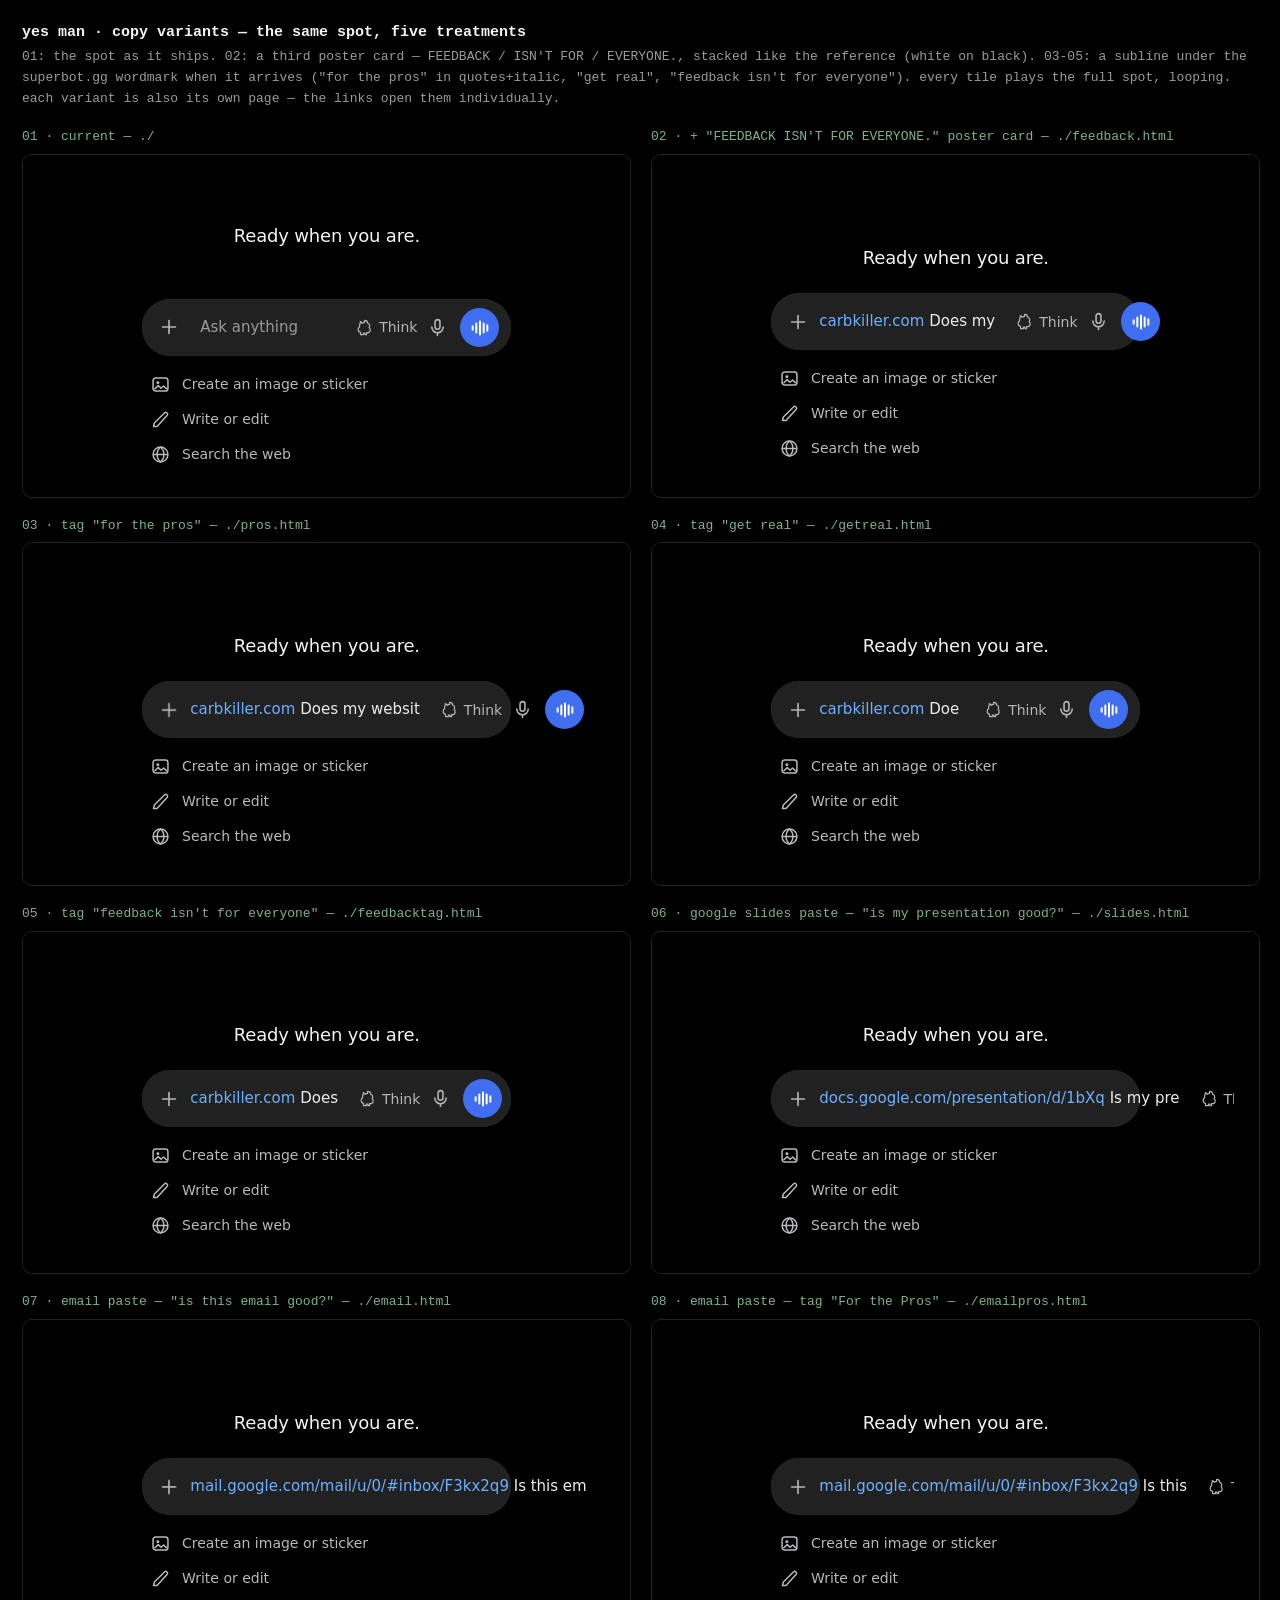
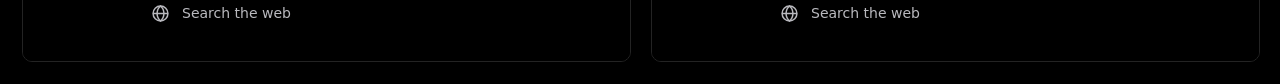
<file: variants-copy.html>
<!doctype html>
<html lang="en">
<head>
<meta charset="utf-8"/>
<meta name="viewport" content="width=device-width, initial-scale=1"/>
<title>superbot · yes man · copy variants</title>
<style>
  body { margin:0; background:#000; color:#f3f3f3; font:13px/1.6 ui-monospace, Menlo, monospace; padding:22px; }
  h1 { font:700 15px/1.4 ui-monospace, Menlo, monospace; margin:0 0 4px; }
  p { color:#9a9a9f; margin:0 0 18px; }
  .grid { display:grid; grid-template-columns:1fr 1fr; gap:18px 22px; }
  .row { display:grid; gap:6px; }
  .row label a { color:#7cb389; text-decoration:none; }
  .row label a:hover { text-decoration:underline; }
  iframe { width:100%; aspect-ratio:16/9; border:1px solid #232323; border-radius:10px; background:#000; }
</style>
</head>
<body>
  <h1>yes man · copy variants — the same spot, five treatments</h1>
  <p>01: the spot as it ships. 02: a third poster card — FEEDBACK / ISN'T FOR / EVERYONE., stacked like the reference (white on black). 03-05: a subline under the superbot.gg wordmark when it arrives ("for the pros" in quotes+italic, "get real", "feedback isn't for everyone"). every tile plays the full spot, looping. each variant is also its own page — the links open them individually.</p>
  <div class="grid">
  <div class="row"><label><a href="./" target="_blank">01 · current — ./</a></label><iframe loading="lazy" src="./?embed=1"></iframe></div>
  <div class="row"><label><a href="./feedback.html" target="_blank">02 · + "FEEDBACK ISN'T FOR EVERYONE." poster card — ./feedback.html</a></label><iframe loading="lazy" src="./feedback.html?embed=1"></iframe></div>
  <div class="row"><label><a href="./pros.html" target="_blank">03 · tag "for the pros" — ./pros.html</a></label><iframe loading="lazy" src="./pros.html?embed=1"></iframe></div>
  <div class="row"><label><a href="./getreal.html" target="_blank">04 · tag "get real" — ./getreal.html</a></label><iframe loading="lazy" src="./getreal.html?embed=1"></iframe></div>
  <div class="row"><label><a href="./feedbacktag.html" target="_blank">05 · tag "feedback isn't for everyone" — ./feedbacktag.html</a></label><iframe loading="lazy" src="./feedbacktag.html?embed=1"></iframe></div>
  <div class="row"><label><a href="./slides.html" target="_blank">06 · google slides paste — "is my presentation good?" — ./slides.html</a></label><iframe loading="lazy" src="./slides.html?embed=1"></iframe></div>
  <div class="row"><label><a href="./email.html" target="_blank">07 · email paste — "is this email good?" — ./email.html</a></label><iframe loading="lazy" src="./email.html?embed=1"></iframe></div>
  <div class="row"><label><a href="./emailpros.html" target="_blank">08 · email paste — tag "For the Pros" — ./emailpros.html</a></label><iframe loading="lazy" src="./emailpros.html?embed=1"></iframe></div>
  </div>
</body>
</html>
</file>
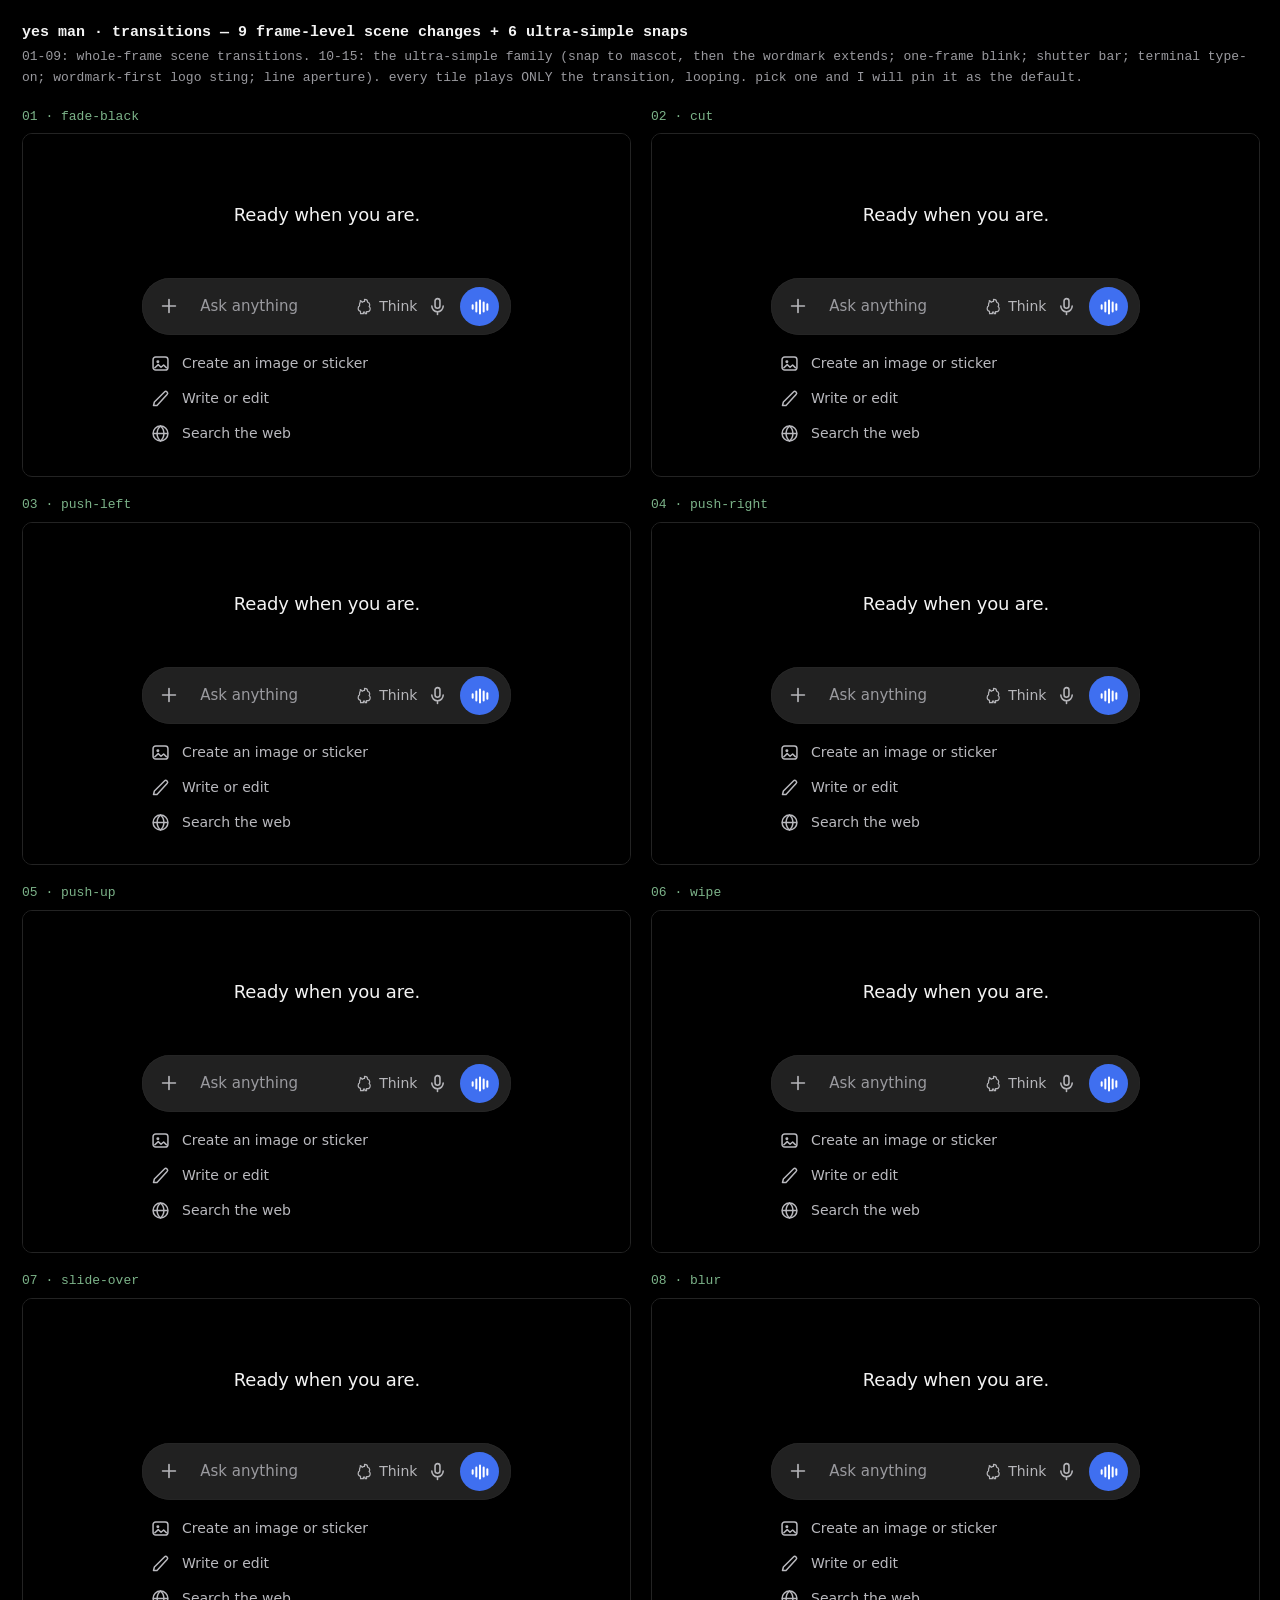
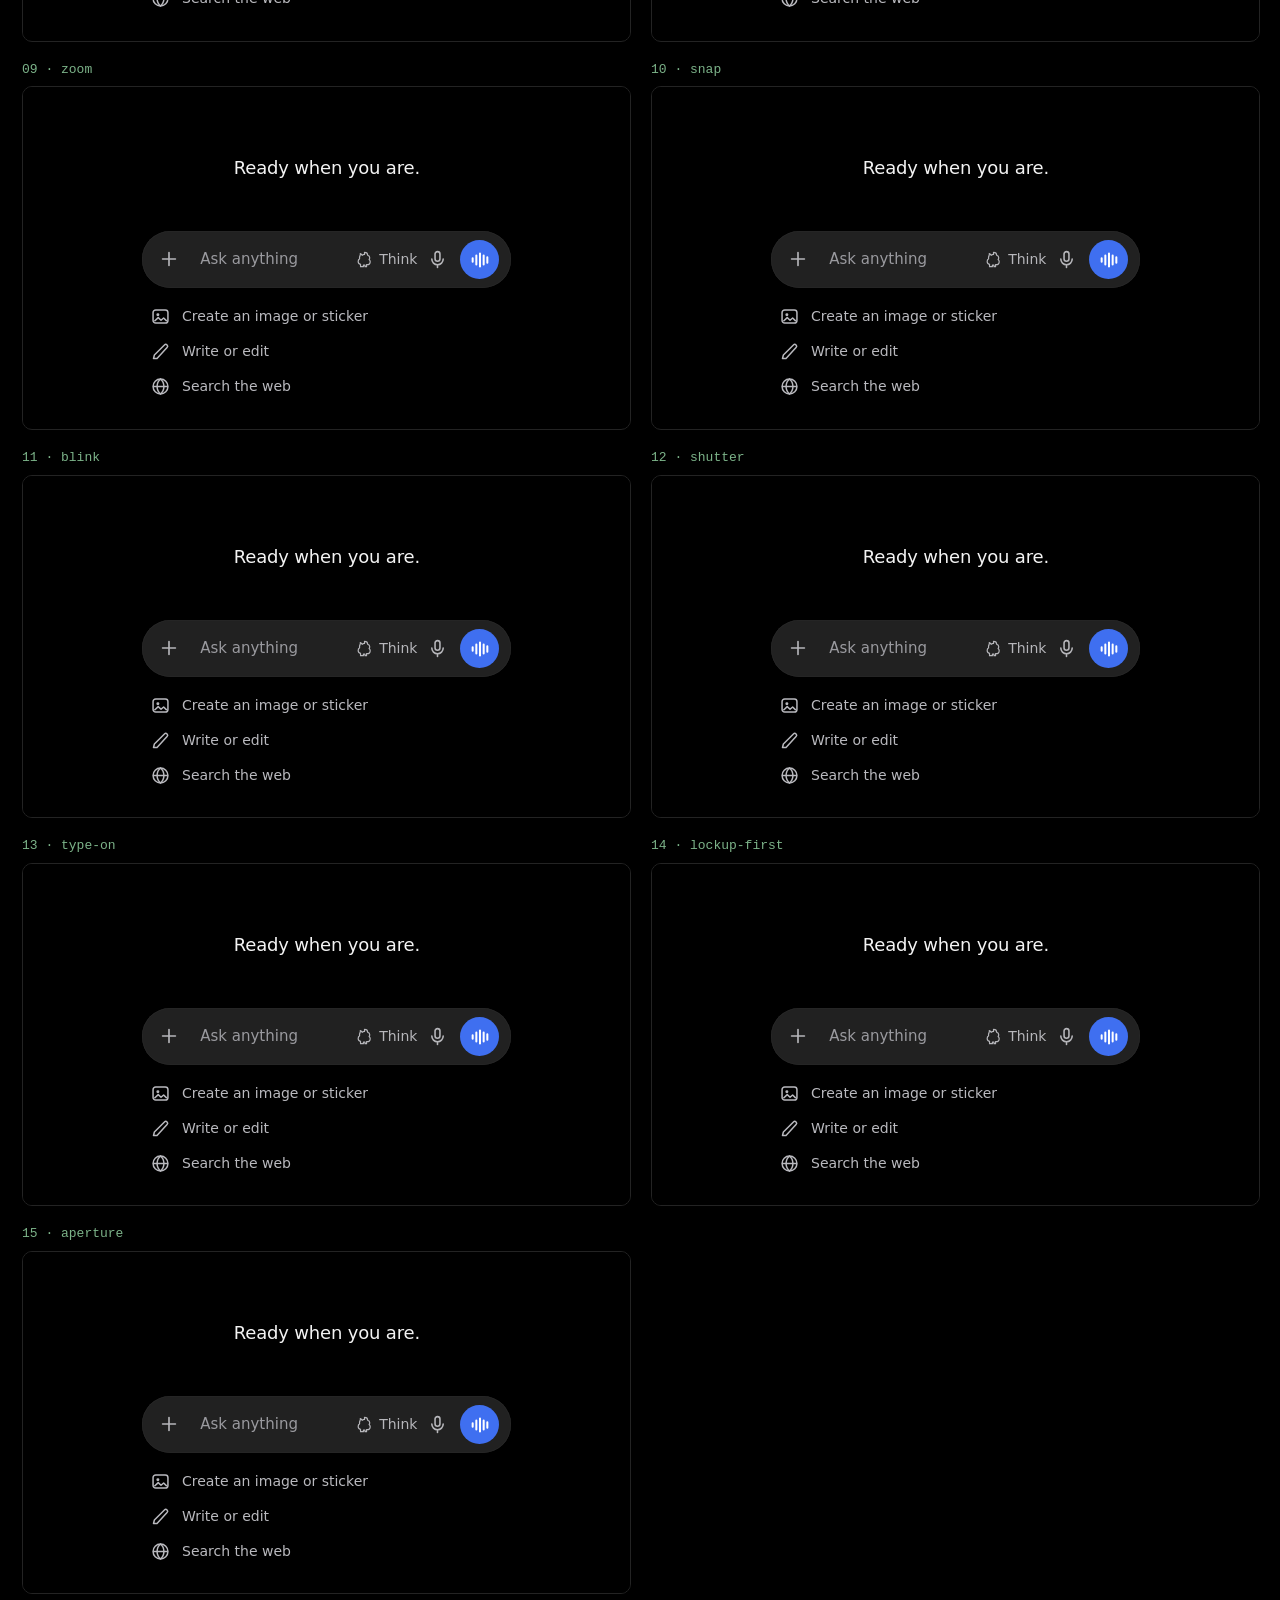
<file: variants.html>
<!doctype html>
<html lang="en">
<head>
<meta charset="utf-8"/>
<meta name="viewport" content="width=device-width, initial-scale=1"/>
<title>superbot · yes man · transitions</title>
<style>
  body { margin:0; background:#000; color:#f3f3f3; font:13px/1.6 ui-monospace, Menlo, monospace; padding:22px; }
  h1 { font:700 15px/1.4 ui-monospace, Menlo, monospace; margin:0 0 4px; }
  p { color:#9a9a9f; margin:0 0 18px; }
  .grid { display:grid; grid-template-columns:1fr 1fr; gap:18px 22px; }
  .row { display:grid; gap:6px; }
  .row label a { color:#7cb389; text-decoration:none; }
  .row label a:hover { text-decoration:underline; }
  iframe { width:100%; aspect-ratio:16/9; border:1px solid #232323; border-radius:10px; background:#000; }
</style>
</head>
<body>
  <h1>yes man · transitions — 9 frame-level scene changes + 6 ultra-simple snaps</h1>
  <p>01-09: whole-frame scene transitions. 10-15: the ultra-simple family (snap to mascot, then the wordmark extends; one-frame blink; shutter bar; terminal type-on; wordmark-first logo sting; line aperture). every tile plays ONLY the transition, looping. pick one and I will pin it as the default.</p>
  <div class="grid">
  <div class="row"><label><a href="./?tr=fade-black" target="_blank">01 · fade-black</a></label><iframe loading="lazy" src="./?embed=1&tr=fade-black"></iframe></div>
  <div class="row"><label><a href="./?tr=cut" target="_blank">02 · cut</a></label><iframe loading="lazy" src="./?embed=1&tr=cut"></iframe></div>
  <div class="row"><label><a href="./?tr=push-left" target="_blank">03 · push-left</a></label><iframe loading="lazy" src="./?embed=1&tr=push-left"></iframe></div>
  <div class="row"><label><a href="./?tr=push-right" target="_blank">04 · push-right</a></label><iframe loading="lazy" src="./?embed=1&tr=push-right"></iframe></div>
  <div class="row"><label><a href="./?tr=push-up" target="_blank">05 · push-up</a></label><iframe loading="lazy" src="./?embed=1&tr=push-up"></iframe></div>
  <div class="row"><label><a href="./?tr=wipe" target="_blank">06 · wipe</a></label><iframe loading="lazy" src="./?embed=1&tr=wipe"></iframe></div>
  <div class="row"><label><a href="./?tr=slide-over" target="_blank">07 · slide-over</a></label><iframe loading="lazy" src="./?embed=1&tr=slide-over"></iframe></div>
  <div class="row"><label><a href="./?tr=blur" target="_blank">08 · blur</a></label><iframe loading="lazy" src="./?embed=1&tr=blur"></iframe></div>
  <div class="row"><label><a href="./?tr=zoom" target="_blank">09 · zoom</a></label><iframe loading="lazy" src="./?embed=1&tr=zoom"></iframe></div>
  <div class="row"><label><a href="./?tr=snap" target="_blank">10 · snap</a></label><iframe loading="lazy" src="./?embed=1&tr=snap"></iframe></div>
  <div class="row"><label><a href="./?tr=blink" target="_blank">11 · blink</a></label><iframe loading="lazy" src="./?embed=1&tr=blink"></iframe></div>
  <div class="row"><label><a href="./?tr=shutter" target="_blank">12 · shutter</a></label><iframe loading="lazy" src="./?embed=1&tr=shutter"></iframe></div>
  <div class="row"><label><a href="./?tr=type-on" target="_blank">13 · type-on</a></label><iframe loading="lazy" src="./?embed=1&tr=type-on"></iframe></div>
  <div class="row"><label><a href="./?tr=lockup-first" target="_blank">14 · lockup-first</a></label><iframe loading="lazy" src="./?embed=1&tr=lockup-first"></iframe></div>
  <div class="row"><label><a href="./?tr=aperture" target="_blank">15 · aperture</a></label><iframe loading="lazy" src="./?embed=1&tr=aperture"></iframe></div>
  </div>
</body>
</html>
</file>
<file: style.css>
/* superbot pitch — "yes man" spot. Same anatomy as the "favorite color"
   spot: black screen, "Ready when you are." heading, the Ask-anything pill
   (+ / Think / mic / blue voice button) and three suggestion rows, at the
   real site's proportions in a 16:9 frame. New here: the pasted link
   (carbkiller.com, plain text, blue), the accelerating glazing tirade, and
   the two hard-cut cards before the straight cut to the superbot.gg end
   card. All motion is computed in JS from t (see timeline.js) so frames are
   deterministic; no CSS animations live on rebuilt DOM. */

:root {
  --bg: #000;
  --fg: #f3f3f3;
  --muted: #9a9a9f;
  --line: #232323;
  --card: #101010;
  --raised: #161616;
  --accent: #7cb389;
  --danger: #c96f6f;
  --gpt-input: #2a2a2c;
  --gpt-bubble: #3a5fd0;
  --voice: #3f6ff0;
  --font-mono: ui-monospace, "SF Mono", SFMono-Regular, Menlo, Consolas, "Liberation Mono", monospace;
  --font-ui: "Segoe UI", system-ui, -apple-system, sans-serif;
}

*, *::before, *::after { box-sizing: border-box; }
* { margin: 0; }
html, body { height: 100%; }
body {
  background: var(--bg);
  color: var(--fg);
  font: 14px/22px var(--font-mono);
  -webkit-font-smoothing: antialiased;
  display: grid;
  place-items: center;
  overflow: hidden;
}
::selection { background: color-mix(in srgb, var(--accent) 35%, transparent); }

.stage {
  position: relative;
  width: min(1280px, 96vw, calc(92vh * 16 / 9));
  aspect-ratio: 16 / 9;
  display: grid;
  grid-template-rows: minmax(0, 1fr);
  /* the ad frame IS the stage: anything pushed past it (the composer, the
     punch-in spill) is gone, matching what the recorder captures */
  overflow: hidden;
}

/* ---- the chatgpt-like screen: heading, the Ask-anything pill, the
   suggestion rows. The message area rides between heading and bar once the
   conversation starts. ---- */
.chatui {
  position: absolute; inset: 0; z-index: 5;
  display: flex; flex-direction: column;
  /* conversation state: the composer pins to the bottom and the thread
     grows up above it (real chat layout) */
  justify-content: flex-end;
  padding: 0 clamp(26px, 4vw, 72px) clamp(18px, 3.6vh, 40px);
  background: var(--bg);
  font-family: var(--font-ui);
    will-change: filter, transform, opacity;
}
/* the real frontend's centered column: thread, composer and suggestions
   all live in it */
.chatui > * { width: min(100%, 73%); margin-inline: auto; }
/* home state (chatgpt.com): greeting → composer → suggestions grouped in
   the upper-middle of the frame */
.chatui.home { justify-content: flex-start; padding-top: 14%; }
.chatui.home .gpt-head { position: static; order: -1; margin: 0 auto 24px; }
.chatui.home .msg-area { display: none; }
.gpt-head {
  position: absolute; left: 0; right: 0; top: 18%;
  text-align: center;
  font-size: clamp(18px, 1.95vw, 26px);
  font-weight: 400; letter-spacing: -0.01em;
  color: var(--fg);
  will-change: opacity, filter;
}
.msg-area {
  flex: 0 1 auto; min-height: 0;
  max-height: 56%;
  display: flex; flex-direction: column;
  justify-content: flex-start; gap: 15px;
  padding: 14px 0 22px;
  overflow: hidden;
  will-change: transform, filter;
}
.msg {
  padding: 12px 18px;
  border-radius: 20px;
  font-size: clamp(15px, 1.37vw, 18px); line-height: 1.5;
  color: #ececf1;
  white-space: pre-wrap; word-break: break-word;
  will-change: opacity, transform;
}
.msg-user {
  align-self: flex-end;
  max-width: 70%;
  background: var(--gpt-bubble);
  border-bottom-right-radius: 6px;
  opacity: 0;
}
.msg-ai {
  align-self: stretch;
  background: transparent;
  padding: 0 4px;
  opacity: 0;
}
/* the pasted link renders BLUE in the bar and the bubble (user ask) */
.link { color: #6cb0ff; }
/* the scene variants paste a short Slides/Gmail URL + question — the sent
   bubble widens a touch so it all holds one line */
.scene .msg-user { max-width: 80%; }
/* the user bubble is BLUE in the real thing (verified on chatgpt.com,
   2026-09-03: the sent message renders as a royal-blue bubble) — the
   bubble rules below pick it up via --gpt-bubble */
/* the input pill: the zoomed chat bar itself */
.input-pill {
  position: relative;
  display: flex; align-items: center; gap: 10px;
  background: rgb(33, 33, 33);
  border-radius: 28px;
  padding: 9px 12px 9px 16px;
  box-shadow: inset 0 0 1px rgba(255, 255, 255, .2);
  will-change: filter, opacity;
}
.plus-ic { width: 22px; height: 22px; color: #b6b6ba; flex: none; will-change: transform, color; }
.input-text, .cmd-glow, .caret, .placeholder {
  font-size: clamp(15px, 1.43vw, 19px); line-height: 1.4;
  white-space: pre;
}
.placeholder { color: var(--muted); }
.input-text { color: #ececf1; }
.caret { color: #ececf1; will-change: opacity; }
/* the /superbot chip — the LIVE SITE's rule, verbatim: accent tint fill,
   inset ring, static 12px glow, bolt from ::before */
.cmd-glow, .msg-chip {
  display: inline-block; color: var(--accent); font-weight: 700; letter-spacing: .01em;
  font-family: var(--font-mono);
  padding: 0 6px; margin-right: 2px; border-radius: 6px;
  background: color-mix(in srgb, var(--accent) 14%, transparent);
  box-shadow: inset 0 0 0 1px color-mix(in srgb, var(--accent) 45%, transparent), 0 0 0 0 transparent;
  text-shadow: 0 0 12px color-mix(in srgb, var(--accent) 55%, transparent);
}
.cmd-glow::before, .msg-chip::before {
  content: '⚡'; font-size: .85em; margin-right: 4px; opacity: .9;
}
#inputChip { display: none; }
.think-chip {
  margin-left: auto; flex: none;
  display: inline-flex; align-items: center; gap: 5px;
  color: #b6b6ba;
  font-size: clamp(14px, 1.24vw, 17px);
}
.think-chip svg { width: 19px; height: 19px; }
.mic-ic { width: 21px; height: 21px; color: #b6b6ba; flex: none; }
.voice-btn {
  margin-left: 2px; flex: none;
  width: clamp(39px, 3.25vw, 46px); height: clamp(39px, 3.25vw, 46px);
  border-radius: 50%;
  background: var(--voice);
  display: grid; place-items: center;
  will-change: transform, filter;
}
/* the three suggestion rows */
.suggestions {
  display: flex; flex-direction: column; gap: 13px;
  padding: 17px 8px 0;
  will-change: opacity, transform;
}
.sug {
  display: flex; align-items: center; gap: 11px;
  color: #b9b9be;
  font-size: clamp(14px, 1.3vw, 17.5px);
}
.sug svg { width: 21px; height: 21px; color: #b9b9be; flex: none; }
/* the typing indicator: lives IN the thread flow between the bubbles */
.typing-indicator {
  align-self: flex-start;
  display: none; gap: 9px;
  padding: 10px 6px 2px;
  will-change: opacity;
}
.typing-indicator i {
  width: 11px; height: 11px; border-radius: 50%;
  background: #8f8f95;
  will-change: opacity, transform;
}

/* the punch cards */
.simple {
  position: absolute; inset: 0; z-index: 6;   /* above the end card so the collapsing text lands over the mascot */
  display: grid; place-items: center;
  background: var(--bg);
  font-family: var(--font-ui);
  font-size: clamp(24px, 3vw, 44px);
  font-weight: 700; letter-spacing: -0.01em;
  color: var(--fg);
  opacity: 0; will-change: opacity, transform, filter;
}
/* the poster card: the reference image's stack — FEEDBACK / ISN'T FOR /
   EVERYONE., huge and tight */
.simple.poster {
  font-size: clamp(48px, 8.5vw, 128px);
  line-height: 0.95;
  letter-spacing: -0.02em;
  text-align: center;
}

/* the end card: PURE black (user ask — was 90% alpha over the blurred wall) */
.endcard {
  position: absolute; inset: 0; z-index: 5;
  background: var(--bg);
  will-change: opacity;
}
.endcard-bot {
  position: absolute; left: 0; top: 0; z-index: 2;
  margin: 0;
  font: clamp(9px, 1.5vw, 14px) / 1 var(--font-mono);
  color: #fff;
  filter: drop-shadow(0 0 18px rgba(255, 255, 255, .26));
  pointer-events: none; user-select: none;
  will-change: transform;
}
.endcard-word {
  position: absolute; left: 0; top: 50%; z-index: 2;
  font-family: "Arial Rounded MT Bold", ui-rounded, "Nunito", "Segoe UI", system-ui, sans-serif;
  font-weight: 800;
  font-size: clamp(30px, 4vw, 54px);
  letter-spacing: -0.01em;
  color: #fff;
  opacity: 0;
  will-change: transform, opacity, filter;
}
.endcard-word em { font-style: normal; color: var(--accent); }
.endcard-tag {
  position: absolute; left: 0; top: 0; z-index: 2;
  font-family: "Arial Rounded MT Bold", ui-rounded, "Nunito", "Segoe UI", system-ui, sans-serif;
  font-weight: 700;
  font-size: clamp(15px, 1.9vw, 26px);
  letter-spacing: 0.02em;
  color: #d7d7dc;
  opacity: 0; white-space: nowrap;
  will-change: transform, opacity, filter;
}
.endcard-tag.italic { font-style: italic; }
.endcard-tag.long { font-size: clamp(13px, 1.6vw, 21px); }

.veil {
  position: absolute; inset: 0; z-index: 5;
  background: var(--bg); opacity: 0; pointer-events: none;
}
.hint {
  position: fixed; right: 18px; bottom: 14px;
  font-size: 11px; color: var(--muted); opacity: .6; user-select: none;
}
body.freeze .hint { display: none; }

/* the record button: fixed chrome OUTSIDE .stage */
.rec-btn {
  position: fixed; top: 18px; right: 18px; z-index: 40;
  display: inline-flex; align-items: center; gap: 8px;
  padding: 9px 16px; border-radius: 999px;
  background: var(--card); color: var(--fg);
  border: 1px solid var(--line);
  font: 700 13px/1 var(--font-mono); letter-spacing: .04em;
  cursor: pointer; transition: border-color .15s, background-color .15s;
}
.rec-btn:hover { border-color: var(--accent); }
.rec-btn .rec-dot {
  width: 9px; height: 9px; border-radius: 50%;
  background: var(--danger); flex: none;
}
.rec-btn.recording { background: #1a0e0e; border-color: var(--danger); color: #fff; }
.rec-btn.recording .rec-dot { background: var(--danger); animation: rec-blink 1s steps(2) infinite; }
@keyframes rec-blink { 50% { opacity: .25; } }
.rec-btn:disabled { opacity: .7; cursor: default; }
.rec-hud {
  display: none; position: fixed; bottom: 18px; left: 18px; z-index: 40;
  align-items: center; gap: 8px; padding: 7px 12px; border-radius: 999px;
  background: rgba(20, 8, 8, .85); border: 1px solid #5c3030;
  color: #fff; font: 700 12px/1 var(--font-mono);
}
.rec-hud .rec-dot { width: 8px; height: 8px; border-radius: 50%; background: var(--danger); animation: rec-blink 1s steps(2) infinite; }
body.freeze .rec-btn { display: none; }
</file>
